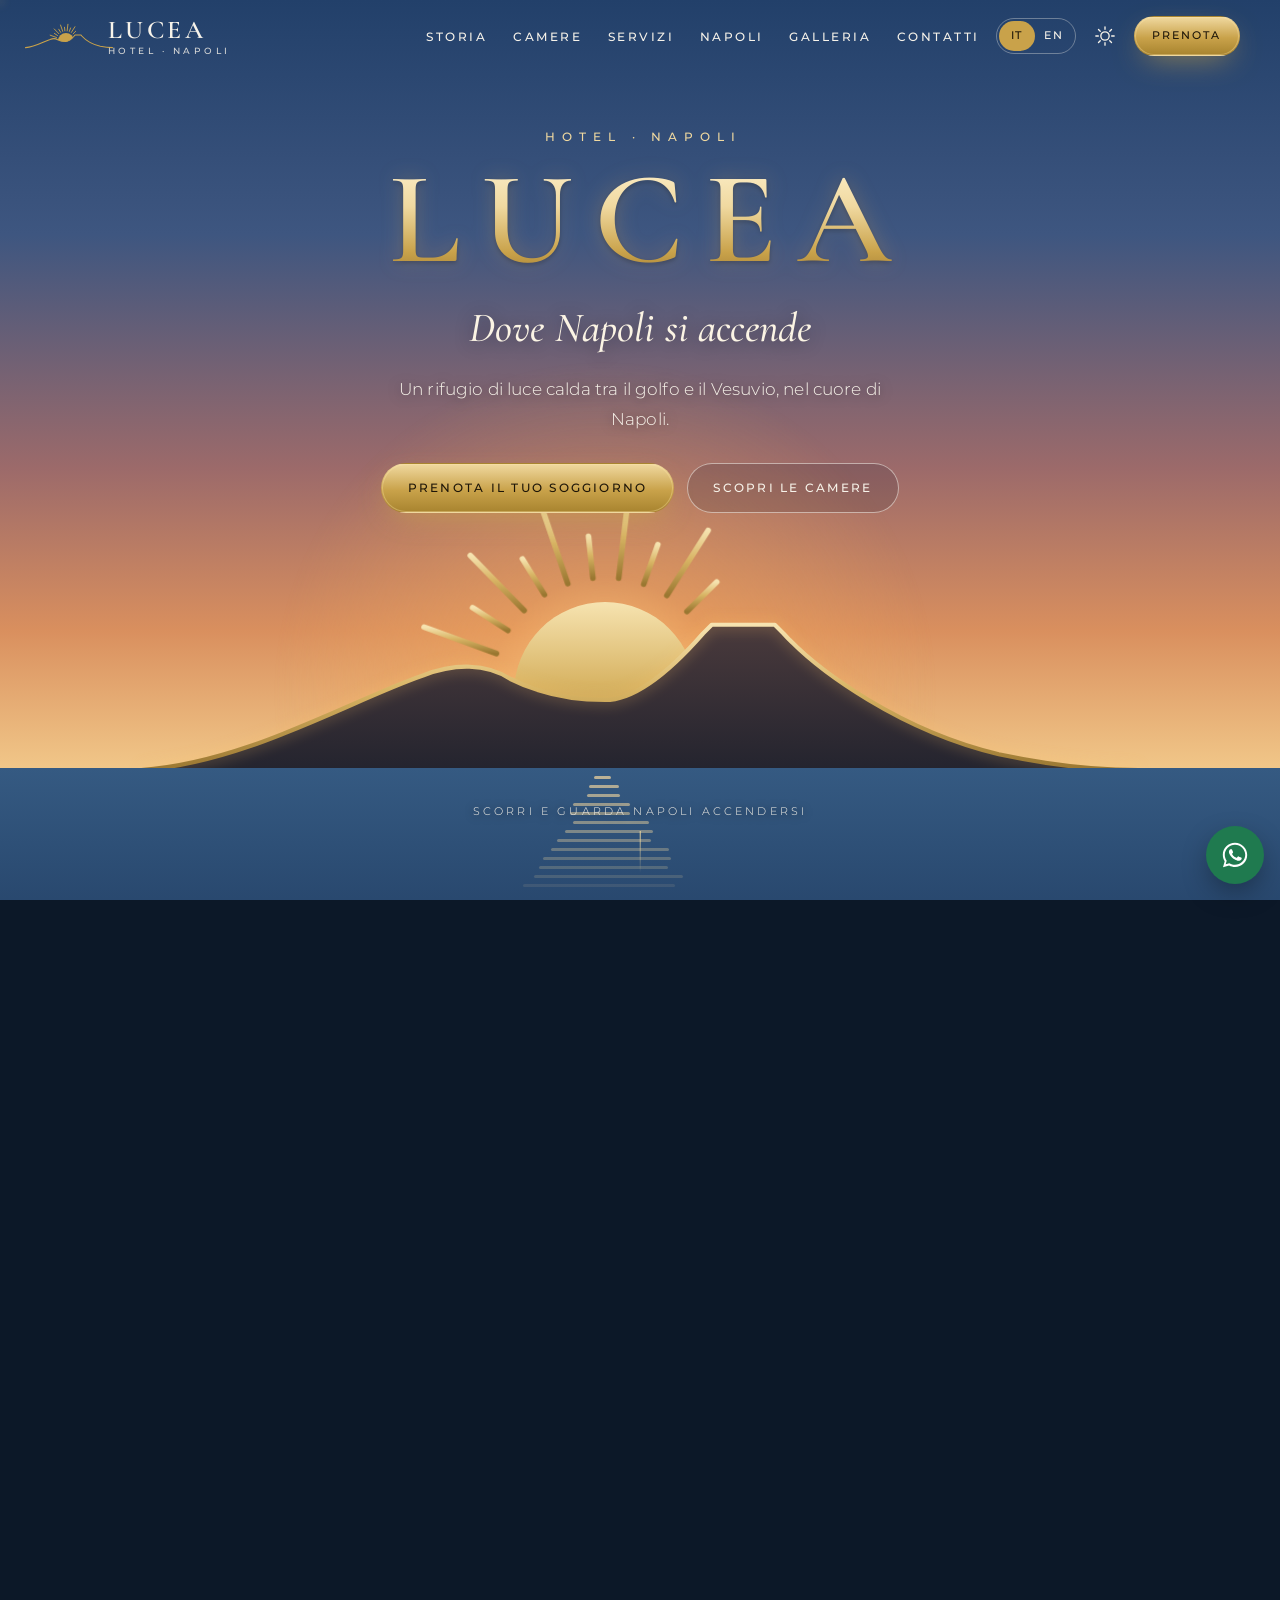
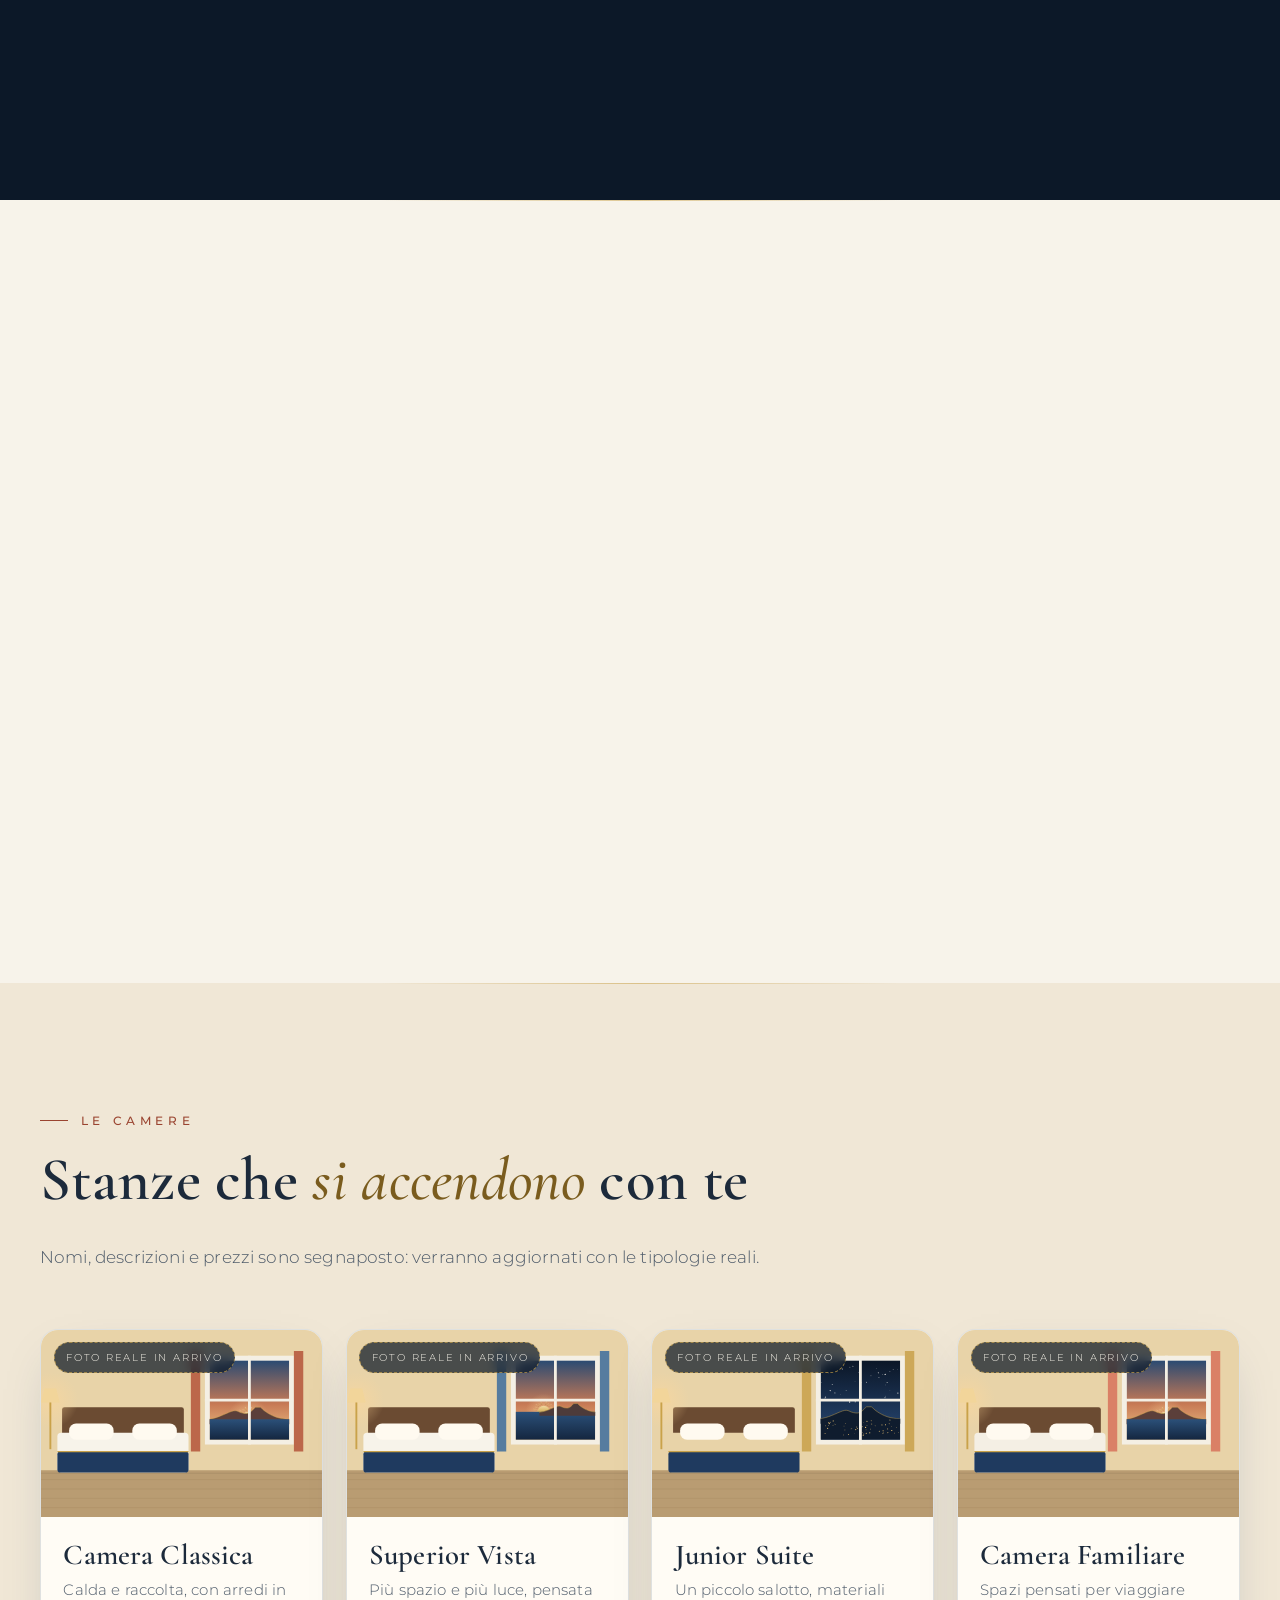
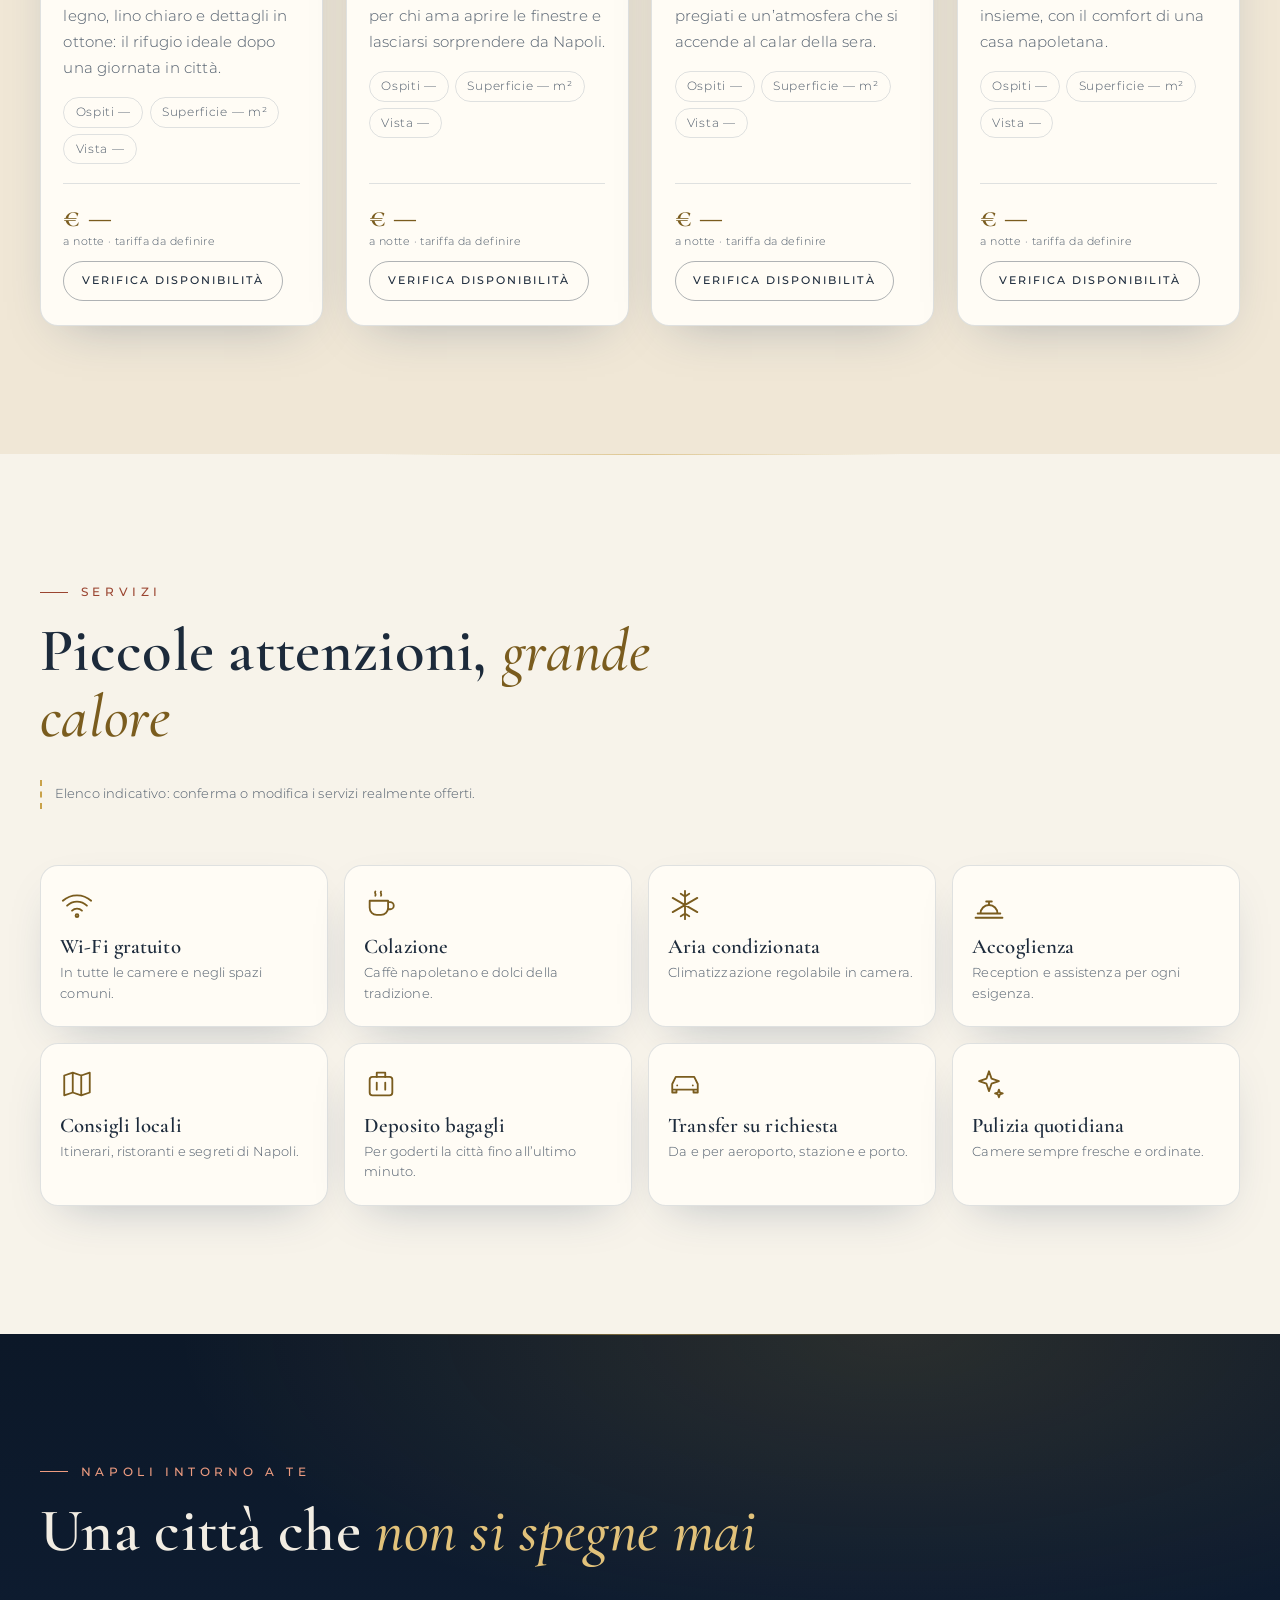
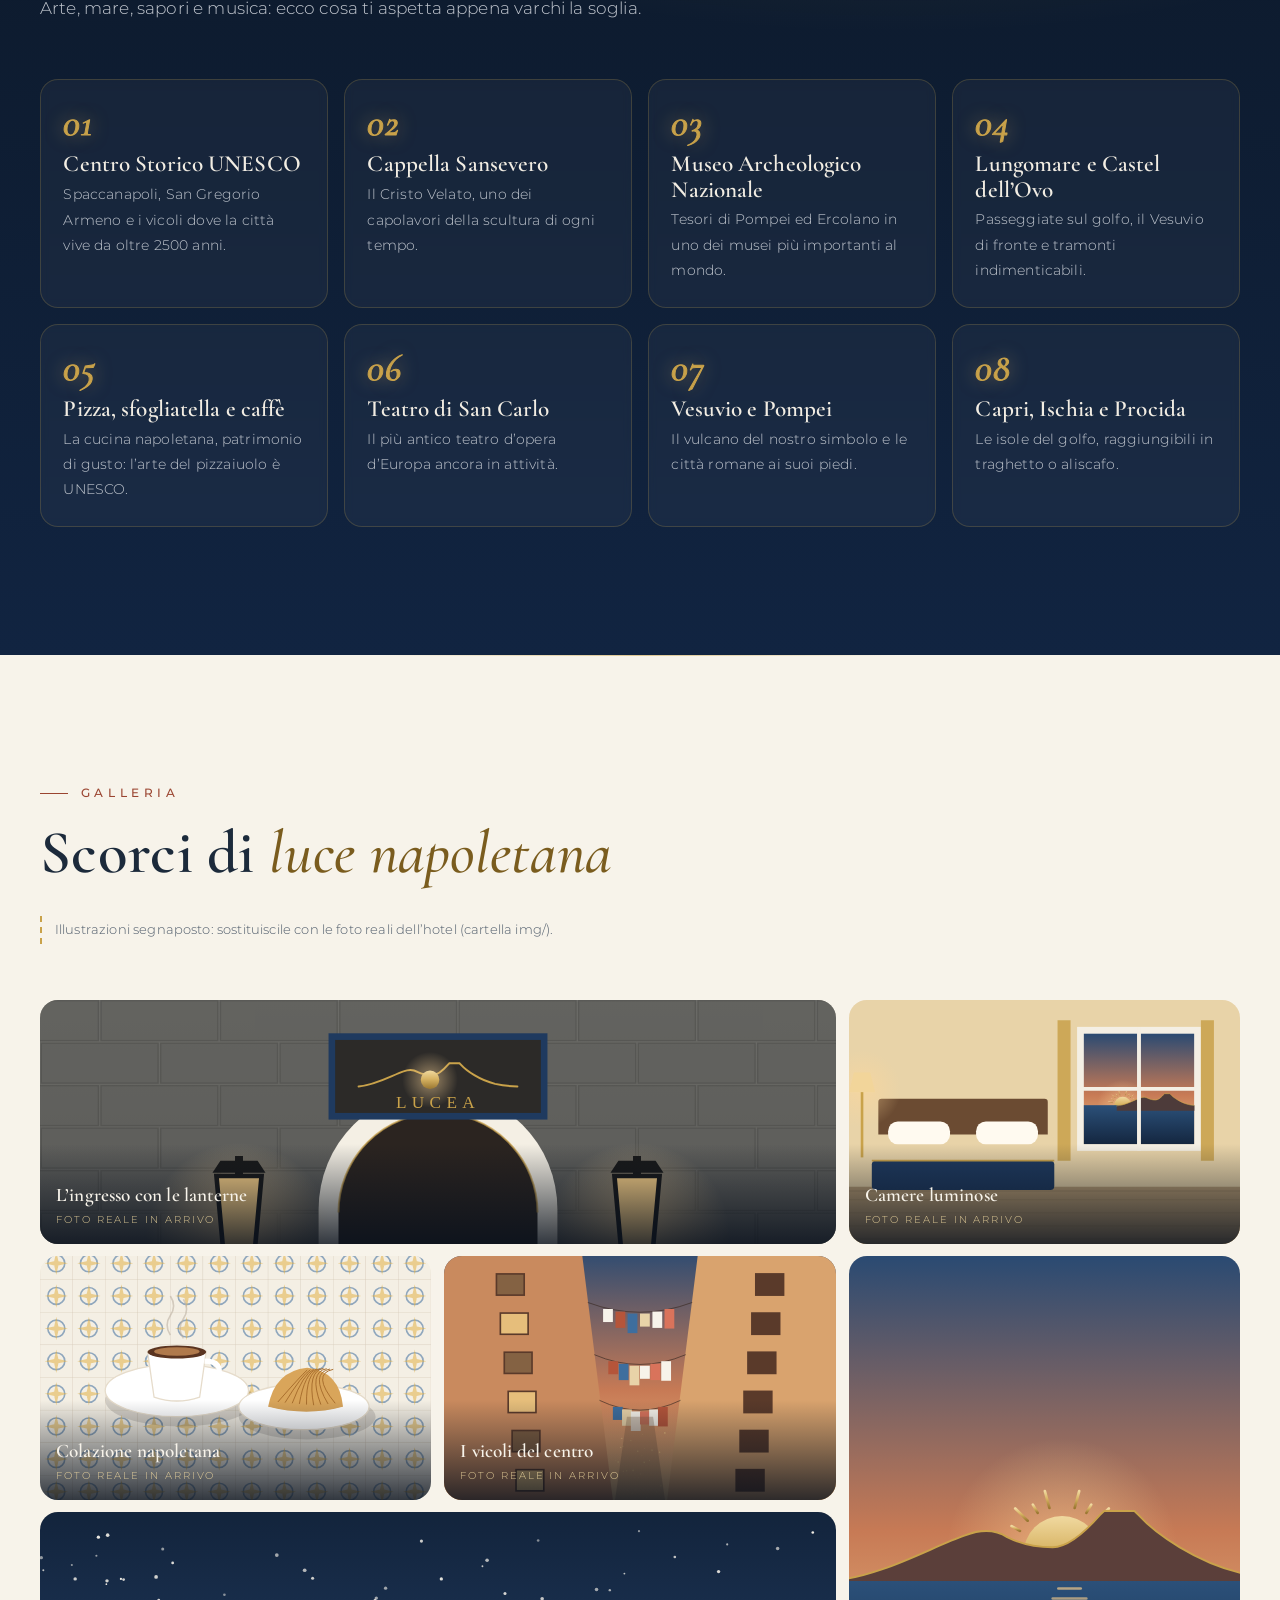
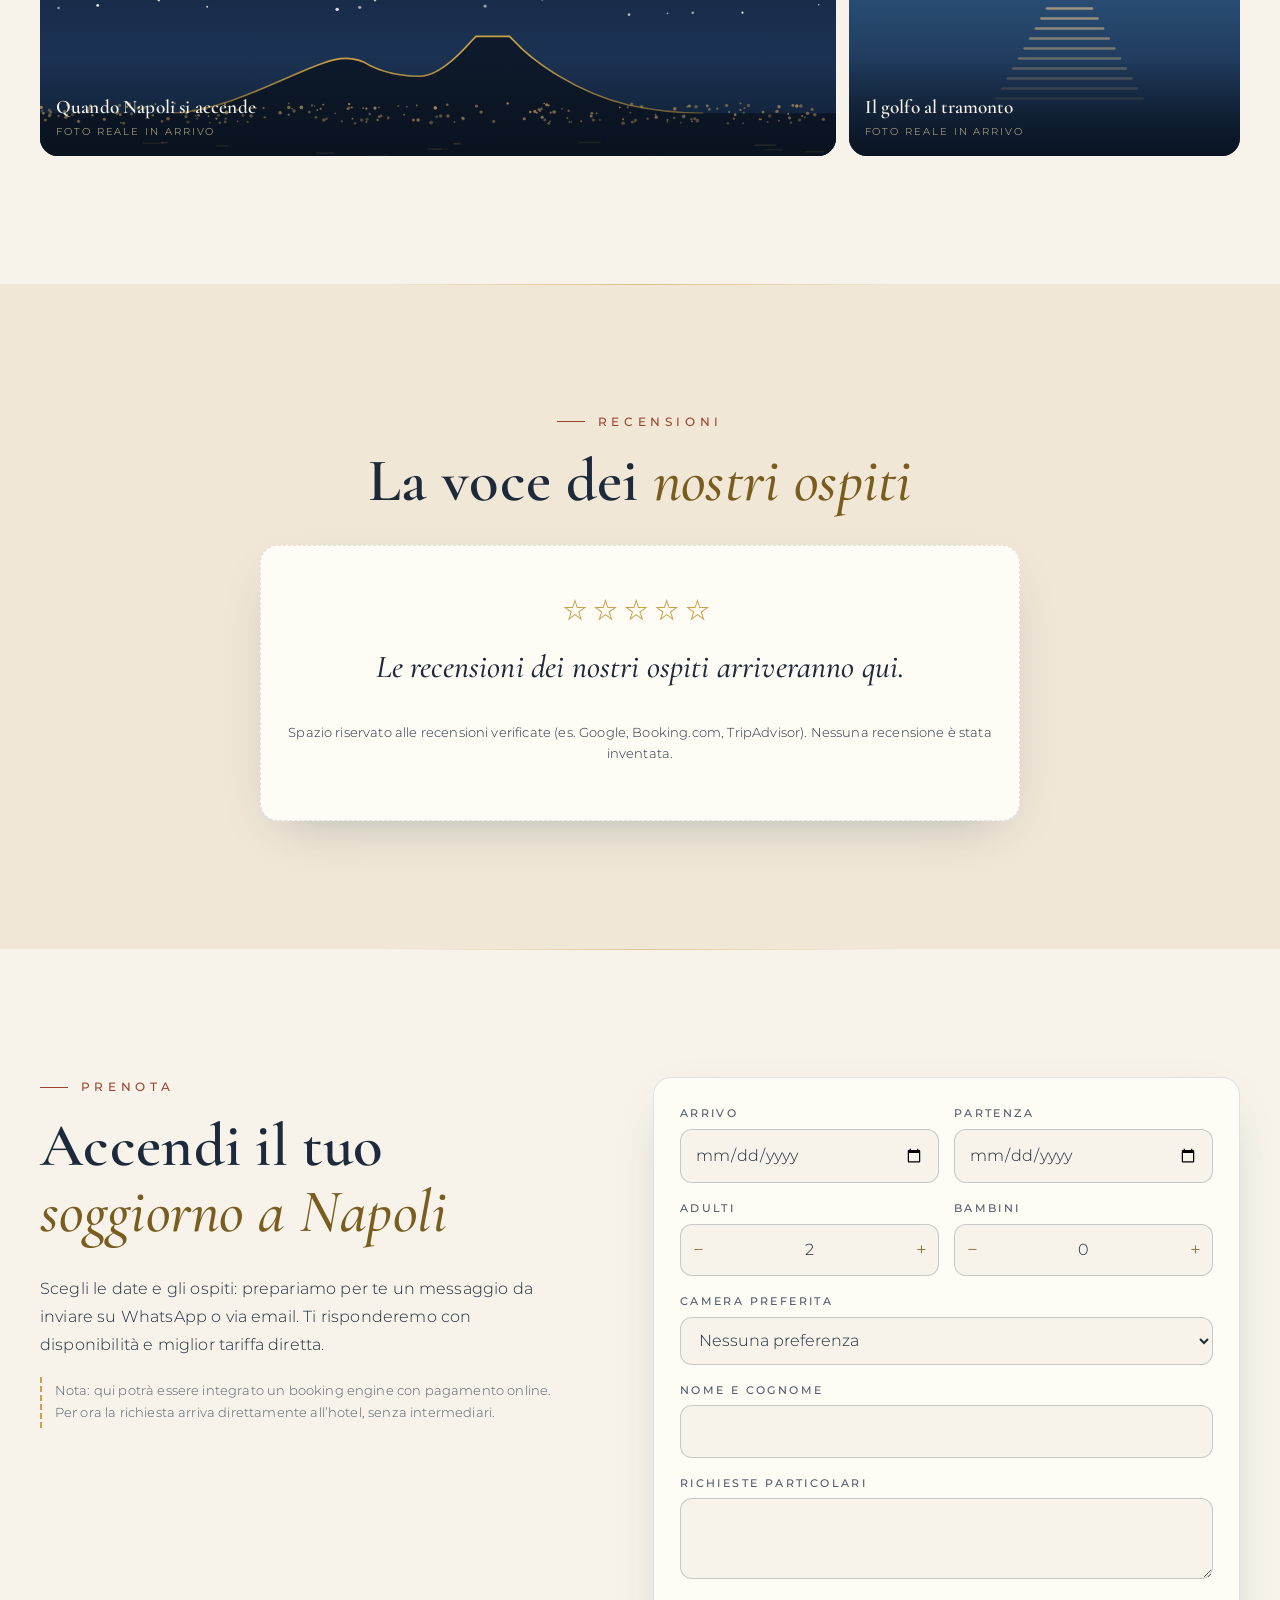
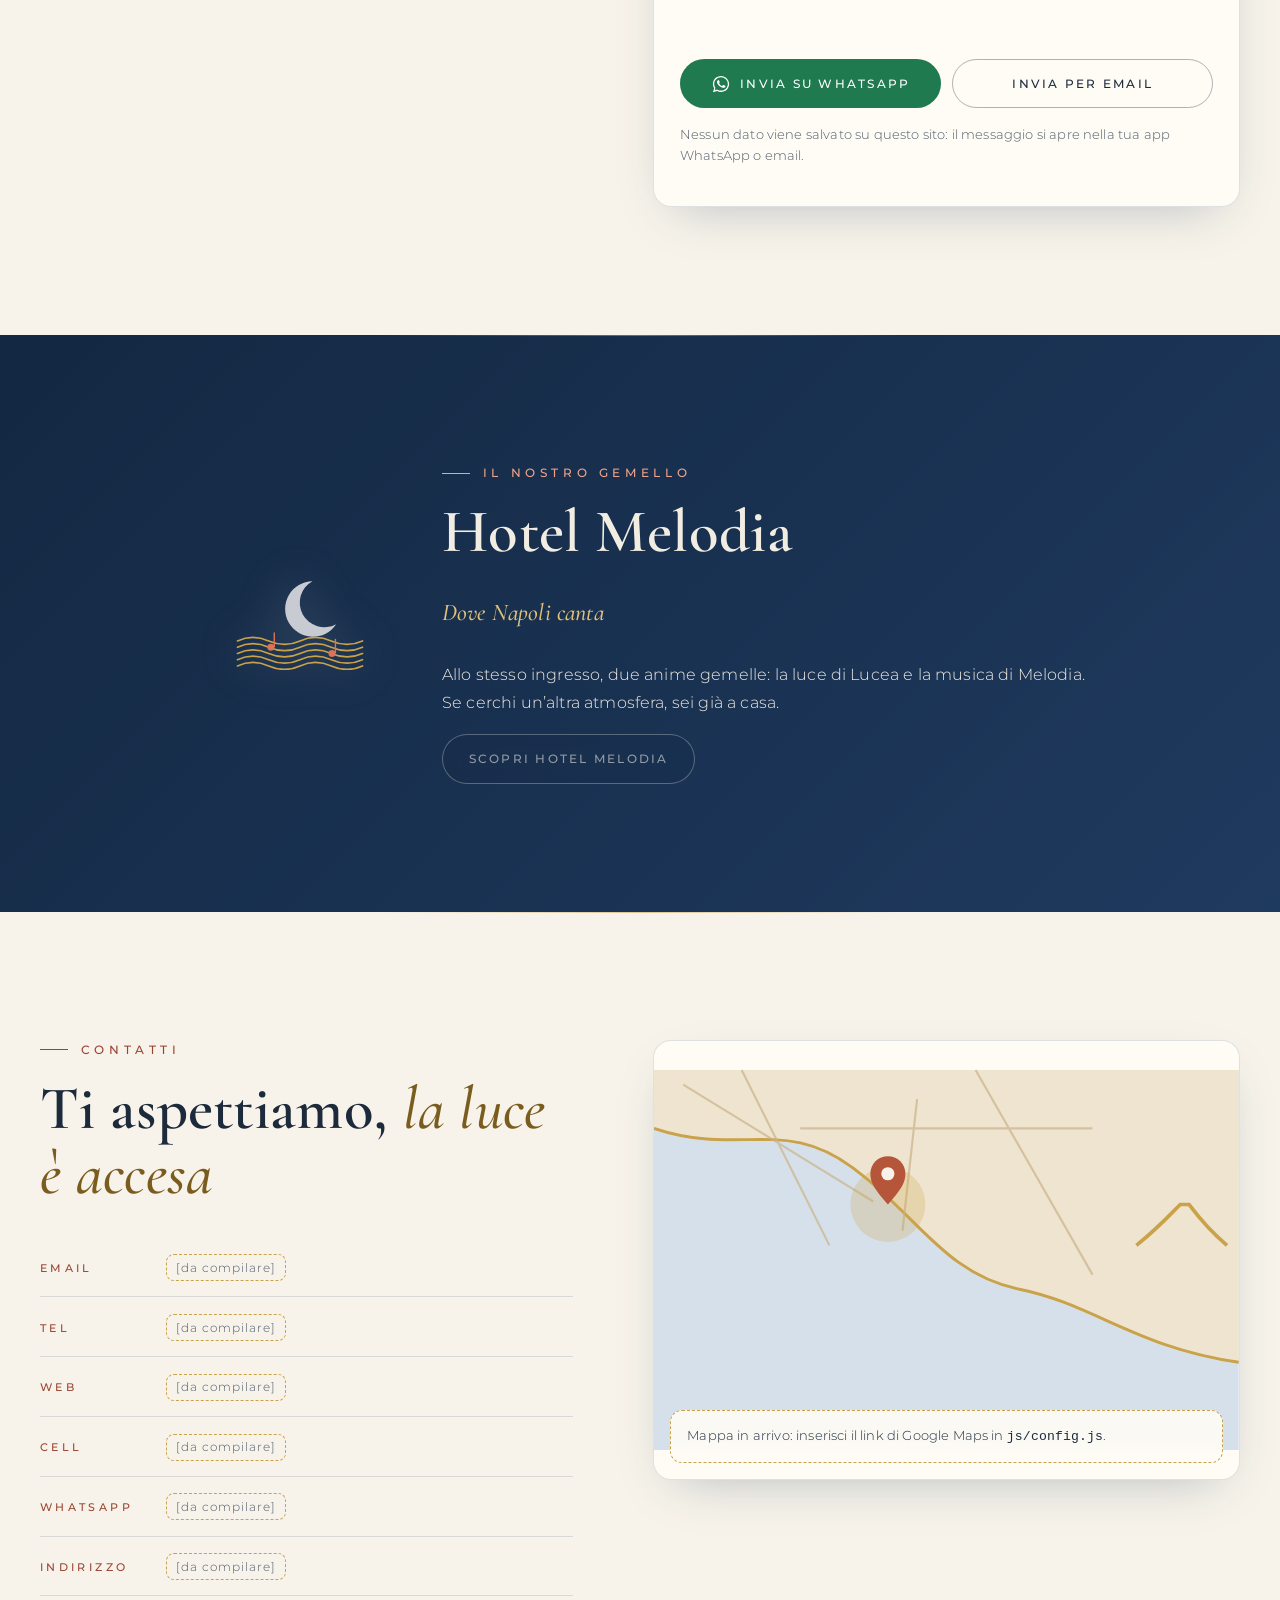
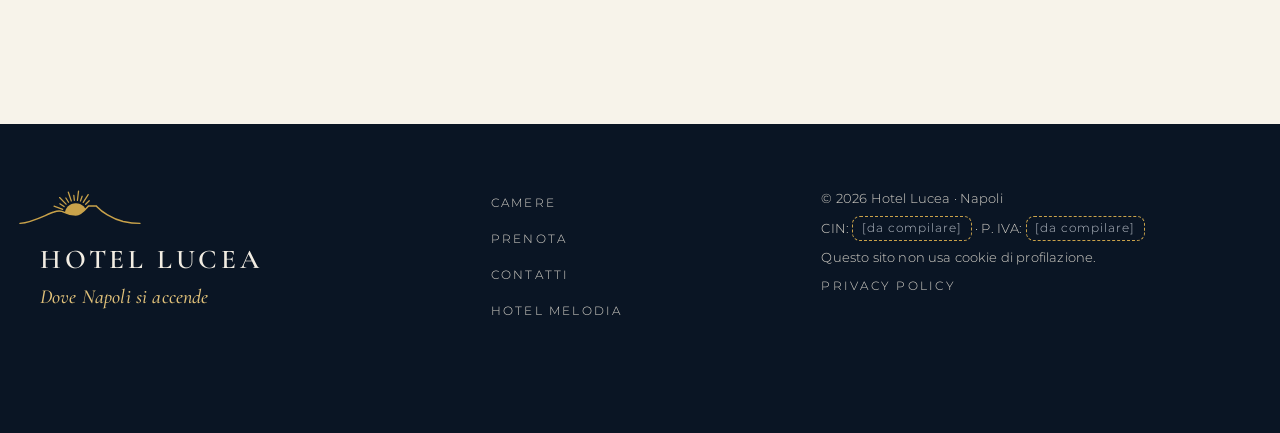
<file: index.html>
<!doctype html>
<html lang="it" data-theme="auto">
<head>
<meta charset="utf-8">
<meta name="viewport" content="width=device-width, initial-scale=1, viewport-fit=cover">
<title>Hotel Lucea · Napoli — Dove Napoli si accende</title>
<meta name="description" content="Hotel Lucea a Napoli: camere luminose, ospitalità napoletana e il Vesuvio all'orizzonte. Dove Napoli si accende. Prenota direttamente su WhatsApp o via email.">
<meta name="theme-color" content="#1F3A5F" media="(prefers-color-scheme: dark)">
<meta name="theme-color" content="#F7F3EA" media="(prefers-color-scheme: light)">
<meta name="color-scheme" content="light dark">
<link rel="canonical" href="" data-cfg-canonical>
<link rel="alternate" hreflang="it" href="?lang=it">
<link rel="alternate" hreflang="en" href="?lang=en">
<!-- Open Graph / social -->
<meta property="og:type" content="website">
<meta property="og:site_name" content="Hotel Lucea">
<meta property="og:title" content="Hotel Lucea · Napoli — Dove Napoli si accende">
<meta property="og:description" content="Camere luminose, ospitalità napoletana e il Vesuvio all'orizzonte.">
<meta property="og:image" content="img/og-image.png">
<meta property="og:image:width" content="1200">
<meta property="og:image:height" content="630">
<meta property="og:locale" content="it_IT">
<meta property="og:locale:alternate" content="en_GB">
<meta name="twitter:card" content="summary_large_image">
<!-- Icone / PWA -->
<link rel="icon" href="img/favicon.svg" type="image/svg+xml">
<link rel="icon" href="img/icon-192.png" sizes="192x192" type="image/png">
<link rel="apple-touch-icon" href="img/apple-touch-icon.png">
<link rel="manifest" href="manifest.webmanifest">
<!-- Font self-hosted (SIL OFL) -->
<script>/* preload dei font solo su http/https (con file:// Chrome li bloccherebbe) */
if(/^https?:$/.test(location.protocol)){['CormorantGaramond-SemiBold','Montserrat-Light'].forEach(function(f){var l=document.createElement('link');l.rel='preload';l.as='font';l.type='font/woff2';l.crossOrigin='anonymous';l.href='fonts/'+f+'.woff2';document.head.appendChild(l);});}</script>
<link rel="stylesheet" href="css/style.css">
<script>/* tema e lingua prima del rendering, per evitare lampi */
(function(){try{var t=localStorage.getItem('lucea-theme');if(t)document.documentElement.dataset.theme=t;var q=new URLSearchParams(location.search).get('lang');var l=q||localStorage.getItem('lucea-lang');if(l==='en')document.documentElement.lang='en';}catch(e){}document.documentElement.classList.add('js');})();</script>
<!-- Dati strutturati schema.org: valori aggiornati automaticamente da js/config.js -->
<script type="application/ld+json" id="jsonld">
{"@context":"https://schema.org","@type":"Hotel","name":"Hotel Lucea","slogan":"Dove Napoli si accende","description":"Hotel a Napoli. Dove Napoli si accende.","address":{"@type":"PostalAddress","streetAddress":"[DA COMPILARE]","addressLocality":"Napoli","addressRegion":"NA","postalCode":"[DA COMPILARE]","addressCountry":"IT"},"telephone":"[DA COMPILARE]","email":"[DA COMPILARE]","url":"[DA COMPILARE]","image":"img/og-image.png","logo":"img/icon-512.png","sameAs":[],"containedInPlace":{"@type":"City","name":"Napoli"}}
</script>
</head>
<body>
<svg width="0" height="0" style="position:absolute" aria-hidden="true" focusable="false"><defs><clipPath id="logo-clip" clipPathUnits="userSpaceOnUse"><path d="M315.0,296 C375.0,292 435.0,256 476.0,242 C494.0,235 512.0,235 526.0,244 C542.0,252 560.0,256 580.0,256 C600.0,256 622.0,234 636.0,218 L641.0,213 L677.0,213 L682.0,218 C702.0,240 750.0,274 805.0,287 C838.0,294 862.0,296 885.0,296 L885,0 L315,0 Z"/></clipPath></defs></svg>
<a class="skip" href="#main" data-i18n="skip">Vai al contenuto</a>
<div class="filament" aria-hidden="true"><span></span></div>

<header class="site-header" id="top">
  <div class="wrap header-in">
    <a class="brand" href="#hero" aria-label="Hotel Lucea — inizio pagina" data-i18n-attr="aria-label:brandAria">
      <svg class="logo" viewBox="410 128 380 180" aria-hidden="true" focusable="false"><g fill="none" stroke="currentColor" stroke-width="6" stroke-linecap="round" class="logo-rays"><path d="M517.98,229.43 L476.63,214.38"/><path d="M524.52,216.25 L504.35,203.25"/><path d="M533.82,204.84 L503.04,173.41"/><path d="M545.42,195.79 L532.84,175.34"/><path d="M558.73,189.52 L544.55,147.87"/><path d="M573.1,186.36 L570.59,162.49"/><path d="M587.81,186.46 L593.02,142.77"/><path d="M602.14,189.82 L610.19,167.21"/><path d="M615.36,196.27 L638.94,159.12"/><path d="M626.83,205.49 L643.86,188.58"/></g><path d="M528,252 A52,52 0 0 1 632,252 L632,298 L528,298 Z" class="logo-sun" clip-path="url(#logo-clip)"/><path d="M315.0,296 C375.0,292 435.0,256 476.0,242 C494.0,235 512.0,235 526.0,244 C542.0,252 560.0,256 580.0,256 C600.0,256 622.0,234 636.0,218 L641.0,213 L677.0,213 L682.0,218 C702.0,240 750.0,274 805.0,287 C838.0,294 862.0,296 885.0,296" fill="none" stroke="currentColor" stroke-width="7" stroke-linecap="round" stroke-linejoin="round"/></svg>
      <span class="brand-text"><span class="brand-name">Lucea</span><span class="brand-sub">HOTEL · NAPOLI</span></span>
    </a>
    <nav class="nav" id="nav" aria-label="Navigazione principale" data-i18n-attr="aria-label:navAria">
      <ul>
        <li><a href="#storia" data-i18n="nav.story">Storia</a></li>
        <li><a href="#camere" data-i18n="nav.rooms">Camere</a></li>
        <li><a href="#servizi" data-i18n="nav.services">Servizi</a></li>
        <li><a href="#napoli" data-i18n="nav.naples">Napoli</a></li>
        <li><a href="#galleria" data-i18n="nav.gallery">Galleria</a></li>
        <li><a href="#contatti" data-i18n="nav.contact">Contatti</a></li>
        <li class="only-sm"><a href="#prenota" data-i18n="nav.book">Prenota</a></li>
      </ul>
    </nav>
    <div class="tools">
      <div class="lang" role="group" aria-label="Lingua / Language">
        <button type="button" data-lang="it" aria-pressed="true" lang="it" title="Italiano">IT</button>
        <button type="button" data-lang="en" aria-pressed="false" lang="en" title="English">EN</button>
      </div>
      <button type="button" class="icon-btn theme-btn" aria-label="Cambia tema chiaro/scuro" data-i18n-attr="aria-label:themeAria">
        <svg viewBox="0 0 24 24" aria-hidden="true"><path class="i-sun" d="M12 7a5 5 0 1 0 0 10a5 5 0 0 0 0-10zM12 1v3M12 20v3M4.2 4.2l2.1 2.1M17.7 17.7l2.1 2.1M1 12h3M20 12h3M4.2 19.8l2.1-2.1M17.7 6.3l2.1-2.1"/><path class="i-moon" d="M20 14.5A8 8 0 1 1 9.5 4a6.5 6.5 0 0 0 10.5 10.5z"/></svg>
      </button>
      <a class="btn btn-brass btn-sm hide-sm" href="#prenota" data-i18n="nav.book">Prenota</a>
      <button type="button" class="icon-btn menu-btn" aria-expanded="false" aria-controls="nav" aria-label="Apri il menu" data-i18n-attr="aria-label:menuAria">
        <span></span><span></span><span></span>
      </button>
    </div>
  </div>
</header>

<main id="main">
<!-- ============ HERO ============ -->
<section class="hero" id="hero" aria-labelledby="hero-title">
 <div class="hero-stage">
  <div class="sky sky-night" aria-hidden="true"></div>
  <div class="stars" aria-hidden="true"></div>
  <svg class="hero-art" viewBox="0 0 1440 900" preserveAspectRatio="xMidYMax slice" aria-hidden="true" focusable="false">
    <defs>
      <linearGradient id="h-ott" x1="0" y1="0" x2="0" y2="1"><stop offset="0" stop-color="#F6E3B0"/><stop offset=".45" stop-color="#D8B464"/><stop offset="1" stop-color="#9A7731"/></linearGradient>
      <radialGradient id="h-glow"><stop offset="0" stop-color="#FFD89A" stop-opacity=".95"/><stop offset=".35" stop-color="#FFB35C" stop-opacity=".35"/><stop offset="1" stop-color="#FFB35C" stop-opacity="0"/></radialGradient>
      <linearGradient id="h-mont" x1="0" y1="0" x2="0" y2="1"><stop offset="0" stop-color="#4A3A3C"/><stop offset="1" stop-color="#22232E"/></linearGradient>
      <linearGradient id="h-sea" x1="0" y1="0" x2="0" y2="1"><stop offset="0" stop-color="#355A82"/><stop offset=".4" stop-color="#1F3A5F"/><stop offset="1" stop-color="#0E1C30"/></linearGradient>
      <filter id="h-blur" x="-20%" y="-50%" width="140%" height="200%"><feGaussianBlur stdDeviation="4"/></filter>
    </defs>
    <g transform="translate(720,770) scale(1.75) translate(-600,-296)">
      <g class="sun-scroll">
        <g class="sun-rise">
          <circle class="sun-glow" cx="580" cy="252" r="190" fill="url(#h-glow)"/>
          <g class="rays" fill="none" stroke="url(#h-ott)" stroke-width="3.2" stroke-linecap="round"><path d="M517.98,229.43 L476.63,214.38"/><path d="M524.52,216.25 L504.35,203.25"/><path d="M533.82,204.84 L503.04,173.41"/><path d="M545.42,195.79 L532.84,175.34"/><path d="M558.73,189.52 L544.55,147.87"/><path d="M573.1,186.36 L570.59,162.49"/><path d="M587.81,186.46 L593.02,142.77"/><path d="M602.14,189.82 L610.19,167.21"/><path d="M615.36,196.27 L638.94,159.12"/><path d="M626.83,205.49 L643.86,188.58"/></g>
          <circle class="sun-disc" cx="580" cy="252" r="52" fill="url(#h-ott)"/>
        </g>
      </g>
      <path class="mont" d="M315.0,296 C375.0,292 435.0,256 476.0,242 C494.0,235 512.0,235 526.0,244 C542.0,252 560.0,256 580.0,256 C600.0,256 622.0,234 636.0,218 L641.0,213 L677.0,213 L682.0,218 C702.0,240 750.0,274 805.0,287 C838.0,294 862.0,296 885.0,296 L885,300 L315,300 Z" fill="url(#h-mont)"/>
      <path class="mont-ext" d="M0,300 L315,296 L885,296 L1200,300 Z" fill="url(#h-mont)"/>
      <path class="mont-night" d="M315.0,296 C375.0,292 435.0,256 476.0,242 C494.0,235 512.0,235 526.0,244 C542.0,252 560.0,256 580.0,256 C600.0,256 622.0,234 636.0,218 L641.0,213 L677.0,213 L682.0,218 C702.0,240 750.0,274 805.0,287 C838.0,294 862.0,296 885.0,296 L885,300 L315,300 Z M0,300 L315,296 L885,296 L1200,300 Z" fill="#0B1220"/>
      <path class="ridge-glow" d="M315.0,296 C375.0,292 435.0,256 476.0,242 C494.0,235 512.0,235 526.0,244 C542.0,252 560.0,256 580.0,256 C600.0,256 622.0,234 636.0,218 L641.0,213 L677.0,213 L682.0,218 C702.0,240 750.0,274 805.0,287 C838.0,294 862.0,296 885.0,296" fill="none" stroke="#FFC46B" stroke-width="5" filter="url(#h-blur)"/>
      <path class="ridge" d="M315.0,296 C375.0,292 435.0,256 476.0,242 C494.0,235 512.0,235 526.0,244 C542.0,252 560.0,256 580.0,256 C600.0,256 622.0,234 636.0,218 L641.0,213 L677.0,213 L682.0,218 C702.0,240 750.0,274 805.0,287 C838.0,294 862.0,296 885.0,296" pathLength="1" fill="none" stroke="url(#h-ott)" stroke-width="2.4" stroke-linecap="round" stroke-linejoin="round"/>
    </g>
    <rect class="sea" x="-400" y="768" width="2240" height="600" fill="url(#h-sea)"/>
    <rect class="sea-night" x="-400" y="768" width="2240" height="600" fill="#081322"/>
    <g class="reflection"><rect class="rf" x="674" y="776" width="17" height="3" rx="1.5" fill="#F6D9A0" opacity="0.70"/><rect class="rf" x="669" y="785" width="30" height="3" rx="1.5" fill="#F6D9A0" opacity="0.65"/><rect class="rf" x="667" y="794" width="33" height="3" rx="1.5" fill="#F6D9A0" opacity="0.60"/><rect class="rf" x="653" y="803" width="57" height="3" rx="1.5" fill="#F6D9A0" opacity="0.55"/><rect class="rf" x="650" y="812" width="60" height="3" rx="1.5" fill="#F6D9A0" opacity="0.50"/><rect class="rf" x="653" y="821" width="76" height="3" rx="1.5" fill="#F6D9A0" opacity="0.45"/><rect class="rf" x="645" y="830" width="88" height="3" rx="1.5" fill="#F6D9A0" opacity="0.40"/><rect class="rf" x="637" y="839" width="94" height="3" rx="1.5" fill="#F6D9A0" opacity="0.35"/><rect class="rf" x="631" y="848" width="118" height="3" rx="1.5" fill="#F6D9A0" opacity="0.30"/><rect class="rf" x="623" y="857" width="128" height="3" rx="1.5" fill="#F6D9A0" opacity="0.25"/><rect class="rf" x="619" y="866" width="129" height="3" rx="1.5" fill="#F6D9A0" opacity="0.20"/><rect class="rf" x="614" y="875" width="149" height="3" rx="1.5" fill="#F6D9A0" opacity="0.15"/><rect class="rf" x="603" y="884" width="152" height="3" rx="1.5" fill="#F6D9A0" opacity="0.10"/></g>
    <g class="city-lights" id="city-lights"></g>
  </svg>
  <div class="hero-copy wrap">
    <p class="kicker reveal-load" style="--i:0">HOTEL · NAPOLI</p>
    <h1 id="hero-title" class="hero-title reveal-load" style="--i:1"><span class="sr-only">Hotel </span>Lucea</h1>
    <p class="slogan reveal-load" style="--i:2" data-i18n="hero.slogan">Dove Napoli si accende</p>
    <p class="hero-lead reveal-load" style="--i:3" data-i18n="hero.lead">Un rifugio di luce calda tra il golfo e il Vesuvio, nel cuore di Napoli.</p>
    <div class="hero-cta reveal-load" style="--i:4">
      <a class="btn btn-brass" href="#prenota" data-i18n="hero.cta1">Prenota il tuo soggiorno</a>
      <a class="btn btn-ghost" href="#camere" data-i18n="hero.cta2">Scopri le camere</a>
    </div>
  </div>
  <p class="night-caption" aria-hidden="true"><span data-i18n="hero.night">E quando scende la sera…</span><strong data-i18n="hero.slogan">Dove Napoli si accende</strong></p>
  <a class="scroll-cue" href="#storia"><span data-i18n="hero.scroll">Scorri e guarda Napoli accendersi</span><i aria-hidden="true"></i></a>
 </div>
</section>

<!-- ============ STORIA ============ -->
<section class="section" id="storia" aria-labelledby="storia-title">
  <div class="wrap story-grid">
    <div class="reveal">
      <p class="eyebrow" data-i18n="story.eyebrow">La nostra storia</p>
      <h2 id="storia-title" class="h2 lit" data-i18n="story.title">Una luce calda,<br><em>nel cuore di Napoli</em></h2>
      <p data-i18n="story.p1">Lucea nasce da un’idea semplice: accogliere ogni ospite come la città accoglie il sole del mattino. Pietra lavica, ottone e il blu del golfo raccontano la nostra Napoli, elegante e sincera.</p>
      <p data-i18n="story.p2">Il nostro simbolo è il sole che sorge dietro i due profili morbidi del Monte Somma e del Vesuvio: la promessa di giornate piene di luce e di sere in cui Napoli, davvero, si accende.</p>
      <p class="placeholder-note" data-i18n="story.note">Testo segnaposto: sostituiscilo con la storia vera dell’hotel.</p>
    </div>
    <ul class="pillars reveal" role="list">
      <li class="glow-card"><span class="pill-num">01</span><h3 data-i18n="story.l1t">Luce</h3><p data-i18n="story.l1d">Ambienti chiari, ottone spazzolato e una luce calda a 2700K, come al tramonto sul golfo.</p></li>
      <li class="glow-card"><span class="pill-num">02</span><h3 data-i18n="story.l2t">Pietra</h3><p data-i18n="story.l2d">La pietra lavica del Vesuvio e il tufo giallo: i materiali con cui Napoli è costruita da secoli.</p></li>
      <li class="glow-card"><span class="pill-num">03</span><h3 data-i18n="story.l3t">Accoglienza</h3><p data-i18n="story.l3d">Consigli sinceri, un caffè fatto bene e la città raccontata da chi la vive ogni giorno.</p></li>
    </ul>
  </div>
</section>

<!-- ============ CAMERE ============ -->
<section class="section section-alt" id="camere" aria-labelledby="camere-title">
  <div class="wrap">
    <header class="section-head reveal">
      <p class="eyebrow" data-i18n="rooms.eyebrow">Le camere</p>
      <h2 id="camere-title" class="h2 lit" data-i18n="rooms.title">Stanze che <em>si accendono</em> con te</h2>
      <p class="lead" data-i18n="rooms.lead">Nomi, descrizioni e prezzi sono segnaposto: verranno aggiornati con le tipologie reali.</p>
    </header>
    <div class="rooms">
      <article class="room glow-card reveal" style="--i:0">
        <div class="room-media"><img src="img/camera-classica.svg" alt="" width="1200" height="800" loading="lazy" decoding="async"><span class="photo-badge" data-i18n="photoBadge">Foto reale in arrivo</span></div>
        <div class="room-body">
          <h3 data-i18n="room1.name">Camera Classica</h3>
          <p data-i18n="room1.desc">Calda e raccolta, con arredi in legno, lino chiaro e dettagli in ottone: il rifugio ideale dopo una giornata in città.</p>
          <ul class="room-facts" role="list"><li><span data-i18n="rooms.guests">Ospiti</span> —</li><li><span data-i18n="rooms.size">Superficie</span> — m²</li><li><span data-i18n="rooms.view">Vista</span> —</li></ul>
          <div class="room-foot"><p class="price"><span class="price-val">€ —</span> <span class="price-unit" data-i18n="rooms.night">a notte · tariffa da definire</span></p>
          <a class="btn btn-sm btn-ghost-dark" href="#prenota" data-room="1" data-i18n="rooms.cta">Verifica disponibilità</a></div>
        </div>
      </article>
      <article class="room glow-card reveal" style="--i:1">
        <div class="room-media"><img src="img/camera-superior.svg" alt="" width="1200" height="800" loading="lazy" decoding="async"><span class="photo-badge" data-i18n="photoBadge">Foto reale in arrivo</span></div>
        <div class="room-body">
          <h3 data-i18n="room2.name">Superior Vista</h3>
          <p data-i18n="room2.desc">Più spazio e più luce, pensata per chi ama aprire le finestre e lasciarsi sorprendere da Napoli.</p>
          <ul class="room-facts" role="list"><li><span data-i18n="rooms.guests">Ospiti</span> —</li><li><span data-i18n="rooms.size">Superficie</span> — m²</li><li><span data-i18n="rooms.view">Vista</span> —</li></ul>
          <div class="room-foot"><p class="price"><span class="price-val">€ —</span> <span class="price-unit" data-i18n="rooms.night">a notte · tariffa da definire</span></p>
          <a class="btn btn-sm btn-ghost-dark" href="#prenota" data-room="2" data-i18n="rooms.cta">Verifica disponibilità</a></div>
        </div>
      </article>
      <article class="room glow-card reveal" style="--i:2">
        <div class="room-media"><img src="img/camera-junior.svg" alt="" width="1200" height="800" loading="lazy" decoding="async"><span class="photo-badge" data-i18n="photoBadge">Foto reale in arrivo</span></div>
        <div class="room-body">
          <h3 data-i18n="room3.name">Junior Suite</h3>
          <p data-i18n="room3.desc">Un piccolo salotto, materiali pregiati e un’atmosfera che si accende al calar della sera.</p>
          <ul class="room-facts" role="list"><li><span data-i18n="rooms.guests">Ospiti</span> —</li><li><span data-i18n="rooms.size">Superficie</span> — m²</li><li><span data-i18n="rooms.view">Vista</span> —</li></ul>
          <div class="room-foot"><p class="price"><span class="price-val">€ —</span> <span class="price-unit" data-i18n="rooms.night">a notte · tariffa da definire</span></p>
          <a class="btn btn-sm btn-ghost-dark" href="#prenota" data-room="3" data-i18n="rooms.cta">Verifica disponibilità</a></div>
        </div>
      </article>
      <article class="room glow-card reveal" style="--i:3">
        <div class="room-media"><img src="img/camera-familiare.svg" alt="" width="1200" height="800" loading="lazy" decoding="async"><span class="photo-badge" data-i18n="photoBadge">Foto reale in arrivo</span></div>
        <div class="room-body">
          <h3 data-i18n="room4.name">Camera Familiare</h3>
          <p data-i18n="room4.desc">Spazi pensati per viaggiare insieme, con il comfort di una casa napoletana.</p>
          <ul class="room-facts" role="list"><li><span data-i18n="rooms.guests">Ospiti</span> —</li><li><span data-i18n="rooms.size">Superficie</span> — m²</li><li><span data-i18n="rooms.view">Vista</span> —</li></ul>
          <div class="room-foot"><p class="price"><span class="price-val">€ —</span> <span class="price-unit" data-i18n="rooms.night">a notte · tariffa da definire</span></p>
          <a class="btn btn-sm btn-ghost-dark" href="#prenota" data-room="4" data-i18n="rooms.cta">Verifica disponibilità</a></div>
        </div>
      </article>
      
    </div>
  </div>
</section>

<!-- ============ SERVIZI ============ -->
<section class="section" id="servizi" aria-labelledby="servizi-title">
  <div class="wrap">
    <header class="section-head reveal">
      <p class="eyebrow" data-i18n="services.eyebrow">Servizi</p>
      <h2 id="servizi-title" class="h2 lit" data-i18n="services.title">Piccole attenzioni, <em>grande calore</em></h2>
      <p class="placeholder-note" data-i18n="services.note">Elenco indicativo: conferma o modifica i servizi realmente offerti.</p>
    </header>
    <ul class="services reveal" role="list">
      <li class="service glow-card"><svg class="ico" viewBox="0 0 24 24" aria-hidden="true" focusable="false"><path d="M2 9a15 15 0 0 1 20 0M5 12.5a10 10 0 0 1 14 0M8.5 16a5 5 0 0 1 7 0"/><circle cx="12" cy="19.5" r="1"/></svg><h3 data-i18n="services.s1t">Wi‑Fi gratuito</h3><p data-i18n="services.s1d">In tutte le camere e negli spazi comuni.</p></li>
      <li class="service glow-card"><svg class="ico" viewBox="0 0 24 24" aria-hidden="true" focusable="false"><path d="M4 9h13v5a5 5 0 0 1-5 5H9a5 5 0 0 1-5-5zM17 10h1.5a2.5 2.5 0 0 1 0 5H17M8 2.5c-.8 1 .8 2 0 3M12 2.5c-.8 1 .8 2 0 3"/></svg><h3 data-i18n="services.s2t">Colazione</h3><p data-i18n="services.s2d">Caffè napoletano e dolci della tradizione.</p></li>
      <li class="service glow-card"><svg class="ico" viewBox="0 0 24 24" aria-hidden="true" focusable="false"><path d="M12 2v20M3.3 7l17.4 10M3.3 17L20.7 7M9 4l3 2 3-2M9 20l3-2 3 2"/></svg><h3 data-i18n="services.s3t">Aria condizionata</h3><p data-i18n="services.s3d">Climatizzazione regolabile in camera.</p></li>
      <li class="service glow-card"><svg class="ico" viewBox="0 0 24 24" aria-hidden="true" focusable="false"><path d="M4 18h16M6 18a6 6 0 0 1 12 0M12 12V10M10 9.5h4M2.5 21h19"/></svg><h3 data-i18n="services.s4t">Accoglienza</h3><p data-i18n="services.s4d">Reception e assistenza per ogni esigenza.</p></li>
      <li class="service glow-card"><svg class="ico" viewBox="0 0 24 24" aria-hidden="true" focusable="false"><path d="M9 4L3 6v14l6-2 6 2 6-2V4l-6 2zM9 4v14M15 6v14"/></svg><h3 data-i18n="services.s5t">Consigli locali</h3><p data-i18n="services.s5d">Itinerari, ristoranti e segreti di Napoli.</p></li>
      <li class="service glow-card"><svg class="ico" viewBox="0 0 24 24" aria-hidden="true" focusable="false"><rect x="4" y="7" width="16" height="13" rx="2"/><path d="M9 7V4h6v3M9 11v5M15 11v5"/></svg><h3 data-i18n="services.s6t">Deposito bagagli</h3><p data-i18n="services.s6d">Per goderti la città fino all’ultimo minuto.</p></li>
      <li class="service glow-card"><svg class="ico" viewBox="0 0 24 24" aria-hidden="true" focusable="false"><path d="M3 16v-4l2.5-5h13L21 12v4zM3 16v2h3v-2M18 16v2h3v-2M6.5 13h.01M17.5 13h.01"/></svg><h3 data-i18n="services.s7t">Transfer su richiesta</h3><p data-i18n="services.s7d">Da e per aeroporto, stazione e porto.</p></li>
      <li class="service glow-card"><svg class="ico" viewBox="0 0 24 24" aria-hidden="true" focusable="false"><path d="M12 3l1.8 5.2L19 10l-5.2 1.8L12 17l-1.8-5.2L5 10l5.2-1.8zM19 16l.7 2 2 .7-2 .7-.7 2-.7-2-2-.7 2-.7z"/></svg><h3 data-i18n="services.s8t">Pulizia quotidiana</h3><p data-i18n="services.s8d">Camere sempre fresche e ordinate.</p></li>
      
    </ul>
  </div>
</section>

<!-- ============ NAPOLI ============ -->
<section class="section section-night" id="napoli" aria-labelledby="napoli-title">
  <div class="wrap">
    <header class="section-head reveal">
      <p class="eyebrow" data-i18n="naples.eyebrow">Napoli intorno a te</p>
      <h2 id="napoli-title" class="h2 lit" data-i18n="naples.title">Una città che <em>non si spegne mai</em></h2>
      <p class="lead" data-i18n="naples.lead">Arte, mare, sapori e musica: ecco cosa ti aspetta appena varchi la soglia.</p>
    </header>
    <ol class="naples reveal" role="list">
      <li class="nap glow-card"><span class="nap-num" aria-hidden="true">01</span><h3 data-i18n="naples.n1t">Centro Storico UNESCO</h3><p data-i18n="naples.n1d">Spaccanapoli, San Gregorio Armeno e i vicoli dove la città vive da oltre 2500 anni.</p></li>
      <li class="nap glow-card"><span class="nap-num" aria-hidden="true">02</span><h3 data-i18n="naples.n2t">Cappella Sansevero</h3><p data-i18n="naples.n2d">Il Cristo Velato, uno dei capolavori della scultura di ogni tempo.</p></li>
      <li class="nap glow-card"><span class="nap-num" aria-hidden="true">03</span><h3 data-i18n="naples.n3t">Museo Archeologico Nazionale</h3><p data-i18n="naples.n3d">Tesori di Pompei ed Ercolano in uno dei musei più importanti al mondo.</p></li>
      <li class="nap glow-card"><span class="nap-num" aria-hidden="true">04</span><h3 data-i18n="naples.n4t">Lungomare e Castel dell’Ovo</h3><p data-i18n="naples.n4d">Passeggiate sul golfo, il Vesuvio di fronte e tramonti indimenticabili.</p></li>
      <li class="nap glow-card"><span class="nap-num" aria-hidden="true">05</span><h3 data-i18n="naples.n5t">Pizza, sfogliatella e caffè</h3><p data-i18n="naples.n5d">La cucina napoletana, patrimonio di gusto: l’arte del pizzaiuolo è UNESCO.</p></li>
      <li class="nap glow-card"><span class="nap-num" aria-hidden="true">06</span><h3 data-i18n="naples.n6t">Teatro di San Carlo</h3><p data-i18n="naples.n6d">Il più antico teatro d’opera d’Europa ancora in attività.</p></li>
      <li class="nap glow-card"><span class="nap-num" aria-hidden="true">07</span><h3 data-i18n="naples.n7t">Vesuvio e Pompei</h3><p data-i18n="naples.n7d">Il vulcano del nostro simbolo e le città romane ai suoi piedi.</p></li>
      <li class="nap glow-card"><span class="nap-num" aria-hidden="true">08</span><h3 data-i18n="naples.n8t">Capri, Ischia e Procida</h3><p data-i18n="naples.n8d">Le isole del golfo, raggiungibili in traghetto o aliscafo.</p></li>
      
    </ol>
  </div>
</section>

<!-- ============ GALLERIA ============ -->
<section class="section" id="galleria" aria-labelledby="galleria-title">
  <div class="wrap">
    <header class="section-head reveal">
      <p class="eyebrow" data-i18n="gallery.eyebrow">Galleria</p>
      <h2 id="galleria-title" class="h2 lit" data-i18n="gallery.title">Scorci di <em>luce napoletana</em></h2>
      <p class="placeholder-note" data-i18n="gallery.note">Illustrazioni segnaposto: sostituiscile con le foto reali dell’hotel (cartella img/).</p>
    </header>
    <div class="gallery">
      <figure class="gal wide reveal"><img src="img/galleria-ingresso.svg" style="object-position:50% 15%" alt="L’ingresso con le lanterne — illustrazione segnaposto" data-i18n-attr="alt:gallery.g1alt" width="1200" height="800" loading="lazy" decoding="async"><figcaption><span data-i18n="gallery.g1">L’ingresso con le lanterne</span><small data-i18n="photoBadge">Foto reale in arrivo</small></figcaption></figure>
      <figure class="gal  reveal"><img src="img/galleria-camera.svg" alt="Camere luminose — illustrazione segnaposto" data-i18n-attr="alt:gallery.g2alt" width="1200" height="800" loading="lazy" decoding="async"><figcaption><span data-i18n="gallery.g2">Camere luminose</span><small data-i18n="photoBadge">Foto reale in arrivo</small></figcaption></figure>
      <figure class="gal  reveal"><img src="img/galleria-colazione.svg" alt="Colazione napoletana — illustrazione segnaposto" data-i18n-attr="alt:gallery.g3alt" width="1200" height="800" loading="lazy" decoding="async"><figcaption><span data-i18n="gallery.g3">Colazione napoletana</span><small data-i18n="photoBadge">Foto reale in arrivo</small></figcaption></figure>
      <figure class="gal  reveal"><img src="img/galleria-vicoli.svg" alt="I vicoli del centro — illustrazione segnaposto" data-i18n-attr="alt:gallery.g5alt" width="1200" height="800" loading="lazy" decoding="async"><figcaption><span data-i18n="gallery.g5">I vicoli del centro</span><small data-i18n="photoBadge">Foto reale in arrivo</small></figcaption></figure>
      <figure class="gal tall reveal"><img src="img/galleria-golfo.svg" alt="Il golfo al tramonto — illustrazione segnaposto" data-i18n-attr="alt:gallery.g4alt" width="1200" height="800" loading="lazy" decoding="async"><figcaption><span data-i18n="gallery.g4">Il golfo al tramonto</span><small data-i18n="photoBadge">Foto reale in arrivo</small></figcaption></figure>
      <figure class="gal wide reveal"><img src="img/galleria-notte.svg" alt="Quando Napoli si accende — illustrazione segnaposto" data-i18n-attr="alt:gallery.g6alt" width="1200" height="800" loading="lazy" decoding="async"><figcaption><span data-i18n="gallery.g6">Quando Napoli si accende</span><small data-i18n="photoBadge">Foto reale in arrivo</small></figcaption></figure>
      
    </div>
  </div>
</section>

<!-- ============ RECENSIONI ============ -->
<section class="section section-alt" id="recensioni" aria-labelledby="recensioni-title">
  <div class="wrap narrow center reveal">
    <p class="eyebrow" data-i18n="reviews.eyebrow">Recensioni</p>
    <h2 id="recensioni-title" class="h2 lit" data-i18n="reviews.title">La voce dei <em>nostri ospiti</em></h2>
    <div class="review-placeholder glow-card">
      <div class="stars-row" aria-hidden="true">★★★★★</div>
      <p class="quote" data-i18n="reviews.empty">Le recensioni dei nostri ospiti arriveranno qui.</p>
      <p class="small" data-i18n="reviews.hint">Spazio riservato alle recensioni verificate (es. Google, Booking.com, TripAdvisor). Nessuna recensione è stata inventata.</p>
    </div>
  </div>
</section>

<!-- ============ PRENOTA ============ -->
<section class="section" id="prenota" aria-labelledby="prenota-title">
  <div class="wrap book-grid">
    <div class="reveal">
      <p class="eyebrow" data-i18n="book.eyebrow">Prenota</p>
      <h2 id="prenota-title" class="h2 lit" data-i18n="book.title">Accendi il tuo <em>soggiorno a Napoli</em></h2>
      <p data-i18n="book.lead">Scegli le date e gli ospiti: prepariamo per te un messaggio da inviare su WhatsApp o via email. Ti risponderemo con disponibilità e miglior tariffa diretta.</p>
      <p class="placeholder-note" data-i18n="book.engine">Nota: qui potrà essere integrato un booking engine con pagamento online. Per ora la richiesta arriva direttamente all’hotel, senza intermediari.</p>
      <a class="btn btn-ghost-dark" id="booking-engine-link" hidden target="_blank" rel="noopener" data-i18n="book.engineBtn">Prenota online</a>
    </div>
    <form class="book-form glow-card reveal" id="book-form" novalidate>
      <div class="field-row">
        <div class="field"><label for="f-in" data-i18n="book.in">Arrivo</label><input type="date" id="f-in" name="checkin" required></div>
        <div class="field"><label for="f-out" data-i18n="book.out">Partenza</label><input type="date" id="f-out" name="checkout" required></div>
      </div>
      <div class="field-row">
        <div class="field"><label for="f-ad" data-i18n="book.adults">Adulti</label>
          <div class="stepper"><button type="button" data-step="-1" aria-label="−">−</button><input type="number" id="f-ad" name="adults" min="1" max="8" value="2" inputmode="numeric"><button type="button" data-step="1" aria-label="+">+</button></div></div>
        <div class="field"><label for="f-ch" data-i18n="book.children">Bambini</label>
          <div class="stepper"><button type="button" data-step="-1" aria-label="−">−</button><input type="number" id="f-ch" name="children" min="0" max="6" value="0" inputmode="numeric"><button type="button" data-step="1" aria-label="+">+</button></div></div>
      </div>
      <div class="field"><label for="f-room" data-i18n="book.room">Camera preferita</label>
        <select id="f-room" name="room">
          <option value="" data-i18n="book.anyRoom">Nessuna preferenza</option>
          <option data-i18n="room1.name">Camera Classica</option>
          <option data-i18n="room2.name">Superior Vista</option>
          <option data-i18n="room3.name">Junior Suite</option>
          <option data-i18n="room4.name">Camera Familiare</option>
        </select></div>
      <div class="field"><label for="f-name" data-i18n="book.name">Nome e cognome</label><input type="text" id="f-name" name="name" autocomplete="name"></div>
      <div class="field"><label for="f-notes" data-i18n="book.notes">Richieste particolari</label><textarea id="f-notes" name="notes" rows="2"></textarea></div>
      <p class="nights" id="nights" aria-live="polite"></p>
      <p class="form-error" id="form-error" role="alert"></p>
      <div class="form-actions">
        <button type="submit" class="btn btn-wa" data-send="wa"><svg class="wa-ico" viewBox="0 0 32 32" aria-hidden="true" focusable="false"><path fill="currentColor" d="M16 3C8.8 3 3 8.7 3 15.8c0 2.5.7 4.9 2 6.9L3.2 29l6.5-1.7c1.9 1 4.1 1.6 6.3 1.6 7.2 0 13-5.7 13-12.8S23.2 3 16 3zm0 23.5c-2 0-4-.5-5.6-1.5l-.4-.2-3.9 1 1-3.8-.3-.4c-1.1-1.7-1.7-3.7-1.7-5.8C5.1 9.9 10 5.1 16 5.1s10.9 4.8 10.9 10.7S22 26.5 16 26.5zm6-8c-.3-.2-1.9-.9-2.2-1-.3-.1-.5-.2-.7.2-.2.3-.8 1-1 1.2-.2.2-.4.2-.7.1-.3-.2-1.4-.5-2.6-1.6-1-.9-1.6-1.9-1.8-2.2-.2-.3 0-.5.1-.7l.5-.6c.2-.2.2-.3.3-.6.1-.2 0-.4 0-.6l-1-2.4c-.3-.6-.5-.5-.7-.5h-.6c-.2 0-.6.1-.9.4-.3.3-1.2 1.1-1.2 2.7s1.2 3.2 1.4 3.4c.2.2 2.4 3.6 5.8 5 .8.3 1.4.5 1.9.7.8.3 1.5.2 2.1.1.6-.1 1.9-.8 2.2-1.5.3-.7.3-1.4.2-1.5-.1-.2-.3-.3-.6-.4z"/></svg><span data-i18n="book.sendWa">Invia su WhatsApp</span></button>
        <button type="submit" class="btn btn-ghost-dark" data-send="mail"><span data-i18n="book.sendMail">Invia per email</span></button>
      </div>
      <p class="small muted" data-i18n="book.privacy">Nessun dato viene salvato su questo sito: il messaggio si apre nella tua app WhatsApp o email.</p>
    </form>
  </div>
</section>

<!-- ============ GEMELLO MELODIA ============ -->
<section class="section twin" id="melodia" aria-labelledby="melodia-title">
  <div class="wrap twin-in reveal">
    <svg class="melodia-sym" viewBox="5 12 190 135" aria-hidden="true" focusable="false"><path d="M118,18 a40,40 0 1 0 34,62 a32,32 0 1 1 -34,-62z" fill="#C8CCD2"/><g fill="none" stroke="#C9A24A" stroke-width="2.4" stroke-linecap="round"><path d="M10,104 q22,-10 45,0 t45,0 t45,0 t45,0"/><path d="M10,113 q22,-10 45,0 t45,0 t45,0 t45,0"/><path d="M10,122 q22,-10 45,0 t45,0 t45,0 t45,0"/><path d="M10,131 q22,-10 45,0 t45,0 t45,0 t45,0"/><path d="M10,140 q22,-10 45,0 t45,0 t45,0 t45,0"/></g><circle cx="58" cy="113" r="5" fill="#D9735B"/><path d="M63,113 V92" stroke="#D9735B" stroke-width="2"/><circle cx="146" cy="122" r="5" fill="#D9735B"/><path d="M151,122 V101" stroke="#D9735B" stroke-width="2"/></svg>
    <div>
      <p class="eyebrow" data-i18n="twin.eyebrow">Il nostro gemello</p>
      <h2 id="melodia-title" class="h2">Hotel Melodia</h2>
      <p class="slogan-sm" data-i18n="twin.slogan">Dove Napoli canta</p>
      <p data-i18n="twin.text">Allo stesso ingresso, due anime gemelle: la luce di Lucea e la musica di Melodia. Se cerchi un’altra atmosfera, sei già a casa.</p>
      <a class="btn btn-ghost" id="melodia-link" href="#melodia" data-i18n="twin.cta">Scopri Hotel Melodia</a>
    </div>
  </div>
</section>

<!-- ============ CONTATTI ============ -->
<section class="section" id="contatti" aria-labelledby="contatti-title">
  <div class="wrap contact-grid">
    <div class="reveal">
      <p class="eyebrow" data-i18n="contact.eyebrow">Contatti</p>
      <h2 id="contatti-title" class="h2 lit" data-i18n="contact.title">Ti aspettiamo, <em>la luce è accesa</em></h2>
      <dl class="contacts" id="contacts">
        <div><dt>EMAIL</dt><dd data-contact="email"></dd></div>
        <div><dt>TEL</dt><dd data-contact="tel"></dd></div>
        <div><dt>WEB</dt><dd data-contact="web"></dd></div>
        <div><dt>CELL</dt><dd data-contact="cell"></dd></div>
        <div><dt>WHATSAPP</dt><dd data-contact="whatsapp"></dd></div>
        <div><dt data-i18n="contact.address">INDIRIZZO</dt><dd data-contact="indirizzo"></dd></div>
      </dl>
    </div>
    <div class="map reveal" id="map">
      <div class="map-placeholder">
        <svg viewBox="0 0 400 260" aria-hidden="true" focusable="false"><rect width="400" height="260" fill="var(--map-sea)"/><path d="M0,40 C60,60 90,30 140,70 C180,100 200,140 250,150 C300,160 330,190 400,200 V0 H0Z" fill="var(--map-land)"/><path d="M0,40 C60,60 90,30 140,70 C180,100 200,140 250,150 C300,160 330,190 400,200" fill="none" stroke="#C9A24A" stroke-width="2"/><g stroke="var(--map-road)" stroke-width="1.5" fill="none" opacity=".7"><path d="M20,10 L150,90 M60,0 L120,120 M180,20 L170,110 M220,0 L300,140 M100,40 L300,40"/></g><path d="M330,120 C345,108 352,100 360,92 L366,92 C372,100 380,110 392,120" fill="none" stroke="#C9A24A" stroke-width="2.5"/><g transform="translate(160,92)"><circle r="22" fill="#C9A24A" opacity=".25"><animate attributeName="r" values="10;26;10" dur="3s" repeatCount="indefinite"/></circle><path d="M0,0 C-9,-10 -12,-15 -12,-21 a12,12 0 0 1 24,0 c0,6 -3,11 -12,21z" fill="#B5553A"/><circle cy="-21" r="4.5" fill="#F7F3EA"/></g></svg>
        <p data-i18n="contact.map">Mappa in arrivo: inserisci il link di Google Maps in <code>js/config.js</code>.</p>
      </div>
    </div>
  </div>
</section>
</main>

<footer class="site-footer">
  <div class="wrap footer-in">
    <div class="footer-brand">
      <svg class="logo" viewBox="410 128 380 180" aria-hidden="true" focusable="false"><g fill="none" stroke="currentColor" stroke-width="6" stroke-linecap="round" class="logo-rays"><path d="M517.98,229.43 L476.63,214.38"/><path d="M524.52,216.25 L504.35,203.25"/><path d="M533.82,204.84 L503.04,173.41"/><path d="M545.42,195.79 L532.84,175.34"/><path d="M558.73,189.52 L544.55,147.87"/><path d="M573.1,186.36 L570.59,162.49"/><path d="M587.81,186.46 L593.02,142.77"/><path d="M602.14,189.82 L610.19,167.21"/><path d="M615.36,196.27 L638.94,159.12"/><path d="M626.83,205.49 L643.86,188.58"/></g><path d="M528,252 A52,52 0 0 1 632,252 L632,298 L528,298 Z" class="logo-sun" clip-path="url(#logo-clip)"/><path d="M315.0,296 C375.0,292 435.0,256 476.0,242 C494.0,235 512.0,235 526.0,244 C542.0,252 560.0,256 580.0,256 C600.0,256 622.0,234 636.0,218 L641.0,213 L677.0,213 L682.0,218 C702.0,240 750.0,274 805.0,287 C838.0,294 862.0,296 885.0,296" fill="none" stroke="currentColor" stroke-width="7" stroke-linecap="round" stroke-linejoin="round"/></svg>
      <p class="brand-name">Hotel Lucea</p>
      <p class="slogan-sm" data-i18n="hero.slogan">Dove Napoli si accende</p>
    </div>
    <nav aria-label="Link rapidi" data-i18n-attr="aria-label:footNav">
      <ul>
        <li><a href="#camere" data-i18n="nav.rooms">Camere</a></li>
        <li><a href="#prenota" data-i18n="nav.book">Prenota</a></li>
        <li><a href="#contatti" data-i18n="nav.contact">Contatti</a></li>
        <li><a href="#melodia">Hotel Melodia</a></li>
      </ul>
    </nav>
    <div class="footer-legal small">
      <p>© <span id="year"></span> Hotel Lucea · Napoli</p>
      <p><span data-i18n="footer.cin">CIN</span>: <span data-contact="cin"></span> · <span data-i18n="footer.vat">P. IVA</span>: <span data-contact="piva"></span></p>
      <p data-i18n="footer.cookies">Questo sito non usa cookie di profilazione.</p>
      <p><a href="#" id="privacy-link" data-i18n="footer.privacy">Privacy policy</a></p>
    </div>
  </div>
</footer>

<a class="wa-float" id="wa-float" href="#prenota" aria-label="Scrivici su WhatsApp" data-i18n-attr="aria-label:waAria"><svg class="wa-ico" viewBox="0 0 32 32" aria-hidden="true" focusable="false"><path fill="currentColor" d="M16 3C8.8 3 3 8.7 3 15.8c0 2.5.7 4.9 2 6.9L3.2 29l6.5-1.7c1.9 1 4.1 1.6 6.3 1.6 7.2 0 13-5.7 13-12.8S23.2 3 16 3zm0 23.5c-2 0-4-.5-5.6-1.5l-.4-.2-3.9 1 1-3.8-.3-.4c-1.1-1.7-1.7-3.7-1.7-5.8C5.1 9.9 10 5.1 16 5.1s10.9 4.8 10.9 10.7S22 26.5 16 26.5zm6-8c-.3-.2-1.9-.9-2.2-1-.3-.1-.5-.2-.7.2-.2.3-.8 1-1 1.2-.2.2-.4.2-.7.1-.3-.2-1.4-.5-2.6-1.6-1-.9-1.6-1.9-1.8-2.2-.2-.3 0-.5.1-.7l.5-.6c.2-.2.2-.3.3-.6.1-.2 0-.4 0-.6l-1-2.4c-.3-.6-.5-.5-.7-.5h-.6c-.2 0-.6.1-.9.4-.3.3-1.2 1.1-1.2 2.7s1.2 3.2 1.4 3.4c.2.2 2.4 3.6 5.8 5 .8.3 1.4.5 1.9.7.8.3 1.5.2 2.1.1.6-.1 1.9-.8 2.2-1.5.3-.7.3-1.4.2-1.5-.1-.2-.3-.3-.6-.4z"/></svg><span class="wa-tip" data-i18n="waTip">Scrivici su WhatsApp</span></a>

<noscript><style>.reveal,.reveal-load{opacity:1!important;transform:none!important}</style></noscript>
<script src="js/config.js"></script>
<script src="js/i18n.js"></script>
<script src="js/main.js"></script>
</body>
</html>
</file>
<file: css/style.css>
/* =========================================================
   HOTEL LUCEA — "Dove Napoli si accende"
   Palette: Ottone #C9A24A · Blu Golfo #1F3A5F · Tufo #E8D3A8
            Bianco calce #F7F3EA · Terracotta #B5553A · Argento #C8CCD2
   ========================================================= */
@font-face{font-family:"Cormorant Garamond";src:url(../fonts/CormorantGaramond-SemiBold.woff2) format("woff2");font-weight:600;font-style:normal;font-display:swap}
@font-face{font-family:"Cormorant Garamond";src:url(../fonts/CormorantGaramond-MediumItalic.woff2) format("woff2");font-weight:500;font-style:italic;font-display:swap}
@font-face{font-family:"Montserrat";src:url(../fonts/Montserrat-Light.woff2) format("woff2");font-weight:300;font-style:normal;font-display:swap}
@font-face{font-family:"Montserrat";src:url(../fonts/Montserrat-Medium.woff2) format("woff2");font-weight:500;font-style:normal;font-display:swap}

:root{
  --ottone:#C9A24A; --ottone-chiaro:#F0D9A0; --ottone-scuro:#9A7731;
  --blu:#1F3A5F; --tufo:#E8D3A8; --calce:#F7F3EA; --terracotta:#B5553A; --argento:#C8CCD2;
  --serif:"Cormorant Garamond","Cormorant",Garamond,Georgia,serif;
  --sans:"Montserrat",system-ui,-apple-system,"Segoe UI",sans-serif;
  --radius:18px; --wrap:1200px;
  --ease:cubic-bezier(.2,.7,.1,1);
  --p:0; --g:0;
  /* tema chiaro */
  --bg:#F7F3EA; --bg-alt:#F0E7D6; --surface:#FFFCF5; --text:#1C2A3B; --muted:#4D5A69;
  --line:rgba(31,58,95,.14); --brass-text:#7A5C1E; --accent-text:#9A4430;
  --shadow:0 18px 50px -24px rgba(31,58,95,.35);
  --map-sea:#D6E0EA; --map-land:#EFE4CF; --map-road:#C9B48C;
  color-scheme:light;
}
@media (prefers-color-scheme:dark){
  :root[data-theme="auto"]{
    --bg:#0C1828; --bg-alt:#11213A; --surface:#14273F; --text:#F2EDE3; --muted:#C3C8D0;
    --line:rgba(201,162,74,.18); --brass-text:#E2C27A; --accent-text:#EE9C80;
    --shadow:0 18px 50px -20px rgba(0,0,0,.6);
    --map-sea:#14263F; --map-land:#1E3150; --map-road:#3C5378; color-scheme:dark;
  }
}
:root[data-theme="dark"]{
  --bg:#0C1828; --bg-alt:#11213A; --surface:#14273F; --text:#F2EDE3; --muted:#C3C8D0;
  --line:rgba(201,162,74,.18); --brass-text:#E2C27A; --accent-text:#EE9C80;
  --shadow:0 18px 50px -20px rgba(0,0,0,.6);
  --map-sea:#14263F; --map-land:#1E3150; --map-road:#3C5378; color-scheme:dark;
}

*,*::before,*::after{box-sizing:border-box}
html{scroll-behavior:smooth;-webkit-text-size-adjust:100%;scroll-padding-top:80px}
body{margin:0;background:var(--bg);color:var(--text);font:300 1rem/1.75 var(--sans);letter-spacing:.01em;-webkit-font-smoothing:antialiased;overflow-x:hidden;transition:background-color .6s,color .6s}
img,svg{display:block;max-width:100%}
a{color:inherit}
p{margin:0 0 1.1em}
h1,h2,h3{font-family:var(--serif);font-weight:600;line-height:1.08;margin:0 0 .5em;letter-spacing:.005em}
em{font-family:var(--serif);font-style:italic;font-weight:500}
button,input,select,textarea{font:inherit;color:inherit}
:focus-visible{outline:2px solid var(--ottone);outline-offset:3px;border-radius:6px}
[hidden]{display:none!important}
.sr-only{position:absolute;width:1px;height:1px;overflow:hidden;clip:rect(0 0 0 0);white-space:nowrap}
.skip{position:fixed;left:1rem;top:-4rem;z-index:100;background:var(--blu);color:var(--calce);padding:.7rem 1.1rem;border-radius:10px;text-decoration:none;transition:top .2s}
.skip:focus{top:1rem}
.wrap{width:min(100% - 2.5rem, var(--wrap));margin-inline:auto}
.narrow{max-width:760px}.center{text-align:center}
.small{font-size:.82rem;line-height:1.6}.muted{color:var(--muted)}

/* ---------- filo d'ottone (progresso pagina) ---------- */
.filament{position:fixed;inset:0 0 auto 0;height:2px;z-index:60;pointer-events:none}
.filament span{display:block;height:100%;width:calc(var(--g)*100%);background:linear-gradient(90deg,var(--ottone-scuro),var(--ottone-chiaro));box-shadow:0 0 10px 1px rgba(255,200,110,.8);border-radius:2px}

/* ---------- header ---------- */
.site-header{position:fixed;inset:0 0 auto;z-index:50;color:var(--calce);transition:background-color .4s,box-shadow .4s,color .4s,backdrop-filter .4s}
.site-header.solid{background:color-mix(in srgb,var(--bg) 82%,transparent);backdrop-filter:saturate(1.4) blur(14px);-webkit-backdrop-filter:saturate(1.4) blur(14px);color:var(--text);box-shadow:0 1px 0 var(--line)}
.header-in{display:flex;align-items:center;gap:1rem;height:72px}
.brand{display:flex;align-items:center;gap:.6rem;text-decoration:none;margin-right:auto}
.logo{width:58px;height:auto;color:var(--ottone);overflow:visible}
.logo .logo-sun{fill:var(--ottone)}
.brand-text{display:flex;flex-direction:column;line-height:1}
.brand-name{font-family:var(--serif);font-weight:600;font-size:1.6rem;letter-spacing:.14em;text-transform:uppercase}
.brand-sub{white-space:nowrap;font-size:.58rem;letter-spacing:.38em;margin-top:.25rem;opacity:.85;font-weight:500}
.nav ul{display:flex;gap:1.6rem;list-style:none;margin:0;padding:0}
.nav a{text-decoration:none;font-size:.78rem;letter-spacing:.2em;text-transform:uppercase;font-weight:500;position:relative;padding:.4rem 0}
.nav a::after{content:"";position:absolute;left:0;right:0;bottom:0;height:1px;background:var(--ottone);transform:scaleX(0);transform-origin:left;transition:transform .35s var(--ease)}
.nav a:hover::after,.nav a[aria-current="true"]::after{transform:scaleX(1)}
.tools{display:flex;align-items:center;gap:.5rem}
.lang{display:flex;border:1px solid color-mix(in srgb,currentColor 35%,transparent);border-radius:999px;padding:2px}
.lang button{border:0;background:none;padding:.3rem .6rem;border-radius:999px;font-size:.7rem;letter-spacing:.12em;font-weight:500;cursor:pointer;min-width:36px;min-height:30px}
.lang button[aria-pressed="true"]{background:var(--ottone);color:#1b1408}
.icon-btn{border:0;background:none;width:42px;height:42px;border-radius:50%;display:grid;place-items:center;cursor:pointer}
.icon-btn:hover{background:color-mix(in srgb,currentColor 10%,transparent)}
.theme-btn svg{width:20px;height:20px;fill:none;stroke:currentColor;stroke-width:1.6;stroke-linecap:round}
.theme-btn .i-moon{display:none}
:root[data-theme="dark"] .theme-btn .i-sun{display:none}:root[data-theme="dark"] .theme-btn .i-moon{display:block}
@media (prefers-color-scheme:dark){:root[data-theme="auto"] .theme-btn .i-sun{display:none}:root[data-theme="auto"] .theme-btn .i-moon{display:block}}
.menu-btn{display:none;flex-direction:column;align-items:center;justify-content:center;gap:5px}
.menu-btn span{display:block;width:22px;height:1.5px;background:currentColor;transition:transform .3s,opacity .3s}
.menu-btn[aria-expanded="true"] span:nth-child(1){transform:translateY(6.5px) rotate(45deg)}
.menu-btn[aria-expanded="true"] span:nth-child(2){opacity:0}
.menu-btn[aria-expanded="true"] span:nth-child(3){transform:translateY(-6.5px) rotate(-45deg)}

/* ---------- bottoni ---------- */
.btn{display:inline-flex;align-items:center;justify-content:center;gap:.6rem;min-height:48px;padding:.8rem 1.6rem;border-radius:999px;border:1px solid transparent;text-decoration:none;font-size:.78rem;letter-spacing:.18em;text-transform:uppercase;font-weight:500;cursor:pointer;transition:transform .25s var(--ease),box-shadow .35s,background-color .3s,color .3s;position:relative;isolation:isolate}
.btn:hover{transform:translateY(-2px)}
.btn-sm{min-height:40px;padding:.5rem 1.1rem;font-size:.7rem}
.btn-brass{background:linear-gradient(180deg,#F0D9A0,#C9A24A 55%,#A8842F);color:#1d1508;box-shadow:0 0 0 1px rgba(255,230,170,.35) inset,0 10px 30px -10px rgba(201,162,74,.8)}
.btn-brass:hover{box-shadow:0 0 0 1px rgba(255,230,170,.5) inset,0 0 34px 2px rgba(255,196,107,.55)}
.btn-ghost{border-color:rgba(247,243,234,.55);color:var(--calce);background:rgba(15,25,40,.15);backdrop-filter:blur(6px)}
.btn-ghost:hover{border-color:var(--ottone);color:var(--ottone-chiaro)}
.btn-ghost-dark{border-color:color-mix(in srgb,var(--text) 35%,transparent);color:var(--text);background:transparent}
.btn-ghost-dark:hover{border-color:var(--ottone);color:var(--brass-text)}
.btn-wa{background:#1F7A4F;color:#fff}
.btn-wa:hover{box-shadow:0 10px 30px -8px rgba(31,122,79,.7)}
.btn[disabled],.btn[aria-disabled="true"]{opacity:.55;cursor:not-allowed;transform:none}
.wa-ico{width:20px;height:20px}

/* ---------- HERO ---------- */
.hero{position:relative;height:200vh;height:200svh;color:var(--calce);background:#0C1828}
.hero-stage{position:sticky;top:0;height:100vh;height:100svh;overflow:hidden;display:flex;flex-direction:column;justify-content:flex-start;
  background:linear-gradient(180deg,#22406A 0%,#3E5680 26%,#9C6A6A 52%,#D98F5E 70%,#F2C98A 86%,#F6DDAE 100%)}
.sky-night{position:absolute;inset:0;background:linear-gradient(180deg,#060E1B 0%,#0D1B30 45%,#1F3A5F 80%,#2C4466 100%);opacity:calc(var(--p)*1.05);pointer-events:none}
.stars{position:absolute;inset:0 0 35% 0;opacity:calc(var(--p)*1.3 - .15);pointer-events:none;
  background-image:radial-gradient(1px 1px at 10% 20%,#fff 50%,transparent 51%),radial-gradient(1px 1px at 30% 8%,#fff 50%,transparent 51%),radial-gradient(1.5px 1.5px at 52% 16%,#fff 50%,transparent 51%),radial-gradient(1px 1px at 70% 30%,#fff 50%,transparent 51%),radial-gradient(1px 1px at 85% 12%,#fff 50%,transparent 51%),radial-gradient(1.2px 1.2px at 92% 40%,#fff 50%,transparent 51%),radial-gradient(1px 1px at 18% 45%,#fff 50%,transparent 51%),radial-gradient(1px 1px at 42% 38%,#fff 50%,transparent 51%),radial-gradient(1.4px 1.4px at 62% 5%,#fff 50%,transparent 51%),radial-gradient(1px 1px at 5% 60%,#fff 50%,transparent 51%);
  background-size:420px 300px}
.hero-art{position:absolute;inset:auto 0 0 0;width:100%;height:100%;overflow:visible;pointer-events:none}
.sun-rise{animation:sunRise 3.2s var(--ease) .2s both}
@keyframes sunRise{from{transform:translateY(110px)}to{transform:translateY(0)}}
.sun-scroll{transform:translateY(calc(var(--p)*70px));opacity:clamp(0,calc(1 - var(--p)*1.35),1)}
.sun-glow{opacity:calc(1 - var(--p)*.75);animation:breathe 6s ease-in-out infinite alternate;transform-origin:580px 252px;transform-box:view-box}
@keyframes breathe{from{transform:scale(.94)}to{transform:scale(1.06)}}
.rays{animation:raysIn 2.2s var(--ease) 1.6s both;transform-origin:580px 252px;transform-box:view-box}
@keyframes raysIn{from{opacity:0;transform:scale(.8) rotate(-6deg)}to{opacity:1;transform:none}}
.ridge{stroke-dasharray:1;stroke-dashoffset:1;animation:draw 2.6s var(--ease) .5s forwards}
@keyframes draw{to{stroke-dashoffset:0}}
.ridge-glow{opacity:calc(.25 + var(--p)*.75)}
.mont-night{opacity:calc(var(--p)*.75)}
.sea-night{opacity:calc(var(--p)*.6)}
.reflection{opacity:calc(1 - var(--p)*1.2)}
.reflection .rf{animation:shimmer 3.5s ease-in-out infinite alternate}
.reflection .rf:nth-child(odd){animation-delay:-1.7s}
@keyframes shimmer{from{transform:translateX(-4px)}to{transform:translateX(4px)}}
.city-lights circle{opacity:clamp(0,calc(var(--p)*2.4 - var(--d)),1);transition:opacity .25s}
.city-lights .tw{animation:twinkle 2.4s ease-in-out infinite alternate}
@keyframes twinkle{to{fill:#FFE7B0}}
.hero-copy{position:relative;z-index:2;padding-top:clamp(96px,14vh,150px);text-align:center;transform:translateY(calc(var(--p)*-60px));opacity:clamp(0,calc(1 - var(--p)*2.2),1)}
.hero-copy .hero-cta{pointer-events:auto}
.night-caption{position:absolute;z-index:2;left:0;right:0;top:clamp(120px,22vh,220px);margin:0;text-align:center;display:flex;flex-direction:column;gap:.3rem;pointer-events:none;
  opacity:clamp(0,calc((var(--p) - .55)*3),1);transform:translateY(calc((1 - var(--p))*30px))}
.night-caption span{font-size:.78rem;letter-spacing:.4em;text-transform:uppercase;color:#C8CCD2}
.night-caption strong{font-family:var(--serif);font-style:italic;font-weight:500;font-size:clamp(2.4rem,6vw,4.6rem);line-height:1.1;padding:0 1rem;
  background:linear-gradient(180deg,#FFF3D2,#E9C77E 60%,#C9A24A);-webkit-background-clip:text;background-clip:text;color:transparent;filter:drop-shadow(0 0 24px rgba(255,190,100,.55))}
.kicker{font-size:.78rem;letter-spacing:.55em;font-weight:500;margin:0 0 .4rem;padding-left:.55em;color:var(--ottone-chiaro)}
.hero-title{font-size:clamp(3.6rem,12vw,8.2rem);letter-spacing:.16em;text-transform:uppercase;margin:0;padding-left:.16em;line-height:1;
  background:linear-gradient(180deg,#FFF3D2 0%,#F0D9A0 40%,#C9A24A 75%,#9A7731 100%);-webkit-background-clip:text;background-clip:text;color:transparent;
  filter:drop-shadow(0 0 calc(10px + var(--p)*26px) rgba(255,190,100,calc(.25 + var(--p)*.5))) drop-shadow(0 2px 2px rgba(0,0,0,.25))}
.slogan{font-family:var(--serif);font-style:italic;font-weight:500;font-size:clamp(1.6rem,3.6vw,2.6rem);margin:.4rem 0 .6rem;color:#FBF4E4;text-shadow:0 2px 18px rgba(10,20,40,.45)}
.hero-lead{max-width:34rem;margin:0 auto 1.8rem;font-size:clamp(.95rem,1.4vw,1.08rem);color:#F7F3EA;text-shadow:0 1px 12px rgba(10,20,40,.55)}
.hero-cta{display:flex;gap:.8rem;justify-content:center;flex-wrap:wrap}
.scroll-cue{opacity:clamp(0,calc(1 - var(--p)*3),1)!important;position:absolute;z-index:2;left:50%;bottom:clamp(14px,3vh,30px);transform:translateX(-50%);display:flex;flex-direction:column;align-items:center;gap:.6rem;text-decoration:none;font-size:.66rem;letter-spacing:.3em;text-transform:uppercase;color:#F7F3EA;text-shadow:0 1px 8px rgba(8,16,30,.9);text-align:center;width:max-content;max-width:90vw}
.scroll-cue i{width:1px;height:42px;background:linear-gradient(var(--ottone-chiaro),transparent);animation:cue 2s ease-in-out infinite}
@keyframes cue{0%{transform:scaleY(0);transform-origin:top}50%{transform:scaleY(1);transform-origin:top}51%{transform-origin:bottom}100%{transform:scaleY(0);transform-origin:bottom}}
.reveal-load{animation:fadeUp 1.2s var(--ease) both;animation-delay:calc(.9s + var(--i)*.18s)}
@keyframes fadeUp{from{opacity:0;transform:translateY(22px)}to{opacity:1;transform:none}}

/* ---------- sezioni ---------- */
.section{position:relative;padding:clamp(4.5rem,10vw,8.5rem) 0}
.section-alt{background:var(--bg-alt)}
.section::before{content:"";position:absolute;left:50%;top:0;width:min(60%,520px);height:1px;transform:translateX(-50%);background:linear-gradient(90deg,transparent,var(--ottone),transparent);opacity:.55}
.section-head{max-width:720px;margin-bottom:clamp(2.2rem,5vw,3.5rem)}
.eyebrow{font-size:.72rem;letter-spacing:.4em;text-transform:uppercase;font-weight:500;color:var(--accent-text);margin-bottom:1rem;display:flex;align-items:center;gap:.8rem}
.center .eyebrow{justify-content:center}
.eyebrow::before{content:"";width:28px;height:1px;background:currentColor}
.h2{font-size:clamp(2.2rem,5vw,3.8rem)}
.h2 em{color:var(--brass-text)}
.lead{font-size:1.06rem;color:var(--muted)}
.placeholder-note{font-size:.8rem;color:var(--muted);border-left:2px dashed var(--ottone);padding:.2rem 0 .2rem .8rem;font-style:normal}
.center .placeholder-note{border:0;padding:0}
/* titolo che "si accende" quando entra in vista */
.lit em{background:linear-gradient(100deg,var(--brass-text) 0%,var(--brass-text) 40%,#FFE3A3 50%,var(--brass-text) 60%,var(--brass-text) 100%);background-size:250% 100%;background-position:100% 0;-webkit-background-clip:text;background-clip:text;color:transparent}
.lit.on em{animation:sweep 2.4s var(--ease) .2s both}
@keyframes sweep{from{background-position:100% 0}to{background-position:0 0}}

/* reveal allo scroll (IntersectionObserver; vedi anche scroll-driven sotto) */
.js .reveal{opacity:0;transform:translateY(34px);transition:opacity 1s var(--ease),transform 1s var(--ease);transition-delay:calc(var(--i,0)*.1s)}
.js .reveal.on{opacity:1;transform:none}

/* card con luce che segue il puntatore */
.glow-card{position:relative;background:var(--surface);border:1px solid var(--line);border-radius:var(--radius);box-shadow:var(--shadow);overflow:hidden;isolation:isolate}
.glow-card::after{content:"";position:absolute;inset:0;z-index:-1;pointer-events:none;opacity:0;transition:opacity .4s;
  background:radial-gradient(420px circle at var(--mx,50%) var(--my,0%),rgba(255,196,107,.20),transparent 45%)}
.glow-card:hover::after{opacity:1}
.glow-card::before{content:"";position:absolute;inset:0;border-radius:inherit;padding:1px;pointer-events:none;opacity:0;transition:opacity .4s;
  background:radial-gradient(260px circle at var(--mx,50%) var(--my,0%),var(--ottone),transparent 60%);
  -webkit-mask:linear-gradient(#000 0 0) content-box,linear-gradient(#000 0 0);-webkit-mask-composite:xor;mask-composite:exclude}
.glow-card:hover::before{opacity:1}

/* storia */
.story-grid{display:grid;gap:3rem;align-items:center}
.pillars{list-style:none;margin:0;padding:0;display:grid;gap:1rem}
.pillars li{padding:1.6rem 1.6rem 1.2rem}
.pillars h3{font-size:1.7rem;margin-bottom:.3rem}
.pillars p{margin:0;color:var(--muted);font-size:.95rem}
.pill-num{font-family:var(--serif);font-style:italic;color:var(--brass-text);font-size:1.1rem}

/* camere */
.rooms{display:grid;gap:1.4rem}
.room{display:flex;flex-direction:column}
.room-media{position:relative;aspect-ratio:3/2;overflow:hidden}
.room-media img{width:100%;height:100%;object-fit:cover;transition:transform 1.2s var(--ease)}
.room:hover .room-media img{transform:scale(1.05)}
.photo-badge{position:absolute;left:.8rem;top:.8rem;background:rgba(12,24,40,.72);color:var(--calce);font-size:.62rem;letter-spacing:.18em;text-transform:uppercase;padding:.35rem .7rem;border-radius:999px;backdrop-filter:blur(6px);border:1px dashed rgba(201,162,74,.7)}
.room-body{padding:1.4rem 1.4rem 1.5rem;display:flex;flex-direction:column;flex:1}
.room-body h3{font-size:1.8rem;margin-bottom:.4rem}
.room-body p{color:var(--muted);font-size:.93rem}
.room-facts{list-style:none;padding:0;margin:0 0 1.2rem;display:flex;flex-wrap:wrap;gap:.4rem}
.room-facts li{font-size:.72rem;letter-spacing:.06em;border:1px solid var(--line);border-radius:999px;padding:.25rem .7rem;color:var(--muted)}
.room-foot{margin-top:auto;display:flex;align-items:center;justify-content:space-between;gap:.8rem;flex-wrap:wrap;border-top:1px solid var(--line);padding-top:1rem}
.price{margin:0;display:flex;flex-direction:column;line-height:1.2}
.price-val{font-family:var(--serif);font-size:1.8rem;font-weight:600;color:var(--brass-text)}
.price-unit{font-size:.7rem;color:var(--muted);letter-spacing:.04em}

/* servizi */
.services{list-style:none;margin:0;padding:0;display:grid;grid-template-columns:repeat(2,1fr);gap:1rem}
.service{padding:1.4rem 1.2rem}
.service .ico{width:34px;height:34px;fill:none;stroke:var(--brass-text);stroke-width:1.3;stroke-linecap:round;stroke-linejoin:round;margin-bottom:.9rem;transition:filter .4s,stroke .4s}
.service:hover .ico{filter:drop-shadow(0 0 8px rgba(255,196,107,.9));stroke:var(--ottone)}
.service h3{font-size:1.3rem;margin-bottom:.2rem}
.service p{font-size:.84rem;color:var(--muted);margin:0;line-height:1.55}

/* Napoli (sempre "notte") */
.section-night{background:radial-gradient(1200px 500px at 70% 0%,rgba(201,162,74,.16),transparent 60%),linear-gradient(180deg,#0C1828,#112441);color:#F2EDE3;
  --surface:rgba(255,255,255,.04);--line:rgba(201,162,74,.22);--muted:#C3C8D0;--brass-text:#E2C27A;--accent-text:#EE9C80;--shadow:none}
.naples{list-style:none;margin:0;padding:0;display:grid;gap:1rem;counter-reset:n}
.nap{padding:1.5rem 1.4rem;backdrop-filter:blur(4px)}
.nap-num{font-family:var(--serif);font-style:italic;font-size:2.4rem;line-height:1;color:transparent;-webkit-text-stroke:1px var(--ottone);display:block;margin-bottom:.6rem;transition:color .5s,text-shadow .5s}
.nap.on .nap-num,.nap:hover .nap-num{color:var(--ottone);text-shadow:0 0 18px rgba(255,196,107,.6)}
.nap h3{font-size:1.45rem;margin-bottom:.3rem}
.nap p{margin:0;font-size:.9rem;color:var(--muted)}

/* galleria */
.gallery{display:grid;grid-template-columns:repeat(2,1fr);grid-auto-rows:clamp(150px,24vw,300px);gap:.8rem;grid-auto-flow:dense}
.gal{position:relative;margin:0;border-radius:var(--radius);overflow:hidden;background:var(--bg-alt)}
.gal.wide{grid-column:span 2}
.gal img{width:100%;height:100%;object-fit:cover;transition:transform 1.4s var(--ease),filter .8s}
.gal:hover img{transform:scale(1.06)}
.gal figcaption{position:absolute;inset:auto 0 0 0;padding:2.2rem 1rem .9rem;background:linear-gradient(transparent,rgba(8,16,28,.82));color:#F7F3EA;font-family:var(--serif);font-size:1.2rem;display:flex;flex-direction:column}
.gal figcaption small{font-family:var(--sans);font-size:.6rem;letter-spacing:.2em;text-transform:uppercase;color:var(--ottone-chiaro);opacity:.9}

/* recensioni */
.review-placeholder{margin-top:2rem;padding:2.6rem 1.6rem;border-style:dashed}
.stars-row{font-size:1.6rem;letter-spacing:.3em;color:transparent;-webkit-text-stroke:1px var(--ottone);margin-bottom:.8rem}
.quote{font-family:var(--serif);font-style:italic;font-size:clamp(1.5rem,3vw,2rem);line-height:1.3}

/* prenota */
.book-grid{display:grid;gap:2.5rem;align-items:start}
.book-form{padding:1.6rem}
.field-row{display:grid;grid-template-columns:1fr 1fr;gap:.9rem}
.field{display:flex;flex-direction:column;gap:.35rem;margin-bottom:1rem;min-width:0}
.field label{font-size:.68rem;letter-spacing:.22em;text-transform:uppercase;font-weight:500;color:var(--muted)}
.field input,.field select,.field textarea{width:100%;min-height:48px;padding:.7rem .9rem;border-radius:12px;border:1px solid color-mix(in srgb,var(--text) 22%,transparent);background:var(--bg);transition:border-color .3s,box-shadow .3s}
.field textarea{resize:vertical;min-height:70px}
.field input:focus,.field select:focus,.field textarea:focus{outline:none;border-color:var(--ottone);box-shadow:0 0 0 4px rgba(201,162,74,.22)}
.field [aria-invalid="true"]{border-color:#C4472F}
.stepper{display:flex;align-items:stretch;border:1px solid color-mix(in srgb,var(--text) 22%,transparent);border-radius:12px;overflow:hidden;background:var(--bg)}
.stepper input{border:0!important;text-align:center;border-radius:0;box-shadow:none!important;-moz-appearance:textfield;appearance:textfield;min-width:0}
.stepper input::-webkit-inner-spin-button{-webkit-appearance:none}
.stepper button{border:0;background:none;width:44px;font-size:1.2rem;cursor:pointer;color:var(--brass-text)}
.stepper button:hover{background:color-mix(in srgb,var(--ottone) 15%,transparent)}
.nights{font-family:var(--serif);font-style:italic;font-size:1.25rem;color:var(--brass-text);min-height:1.6em;margin:.2rem 0 .4rem}
.form-error{color:#C4472F;font-size:.85rem;min-height:1.2em;margin:0 0 .6rem}
:root[data-theme="dark"] .form-error{color:#FF9C85}
.form-actions{display:flex;flex-wrap:wrap;gap:.7rem;margin-bottom:1rem}
.form-actions .btn{flex:1 1 200px}

/* gemello Melodia */
.twin{background:linear-gradient(135deg,#132842,#1F3A5F);color:#F2EDE3;--muted:#C3C8D0;--accent-text:#F0A48A;--brass-text:#E2C27A}
.twin-in{display:grid;gap:2rem;align-items:center;max-width:900px}
.melodia-sym{width:min(220px,60%);margin-inline:auto;filter:drop-shadow(0 0 22px rgba(200,204,210,.25))}
.slogan-sm{font-family:var(--serif);font-style:italic;font-size:1.5rem;color:var(--brass-text);margin-top:-.2rem}

/* contatti */
.contact-grid{display:grid;gap:2.5rem;align-items:start}
.contacts{margin:1.5rem 0 0;display:grid;gap:0}
.contacts div{display:grid;grid-template-columns:110px 1fr;gap:1rem;padding:.95rem 0;border-bottom:1px solid var(--line);align-items:baseline}
.contacts dt{font-size:.7rem;letter-spacing:.3em;font-weight:500;color:var(--accent-text)}
.contacts dd{margin:0;font-size:1rem;overflow-wrap:anywhere}
.contacts dd a{text-decoration:none;border-bottom:1px solid var(--ottone)}
.todo{display:inline-block;font-size:.78rem;letter-spacing:.08em;color:var(--muted);border:1px dashed var(--ottone);border-radius:8px;padding:.1rem .55rem}
.map{border-radius:var(--radius);overflow:hidden;border:1px solid var(--line);box-shadow:var(--shadow);background:var(--surface);aspect-ratio:4/3}
.map iframe{width:100%;height:100%;border:0}
.map-placeholder{position:relative;height:100%}
.map-placeholder svg{width:100%;height:100%;object-fit:cover}
.map-placeholder p{position:absolute;left:1rem;right:1rem;bottom:1rem;margin:0;background:color-mix(in srgb,var(--surface) 90%,transparent);backdrop-filter:blur(6px);padding:.8rem 1rem;border-radius:12px;font-size:.82rem;border:1px dashed var(--ottone)}

/* footer */
.site-footer{background:#0A1524;color:#D8D4CB;padding:4rem 0 6rem;--line:rgba(201,162,74,.2)}
.footer-in{display:grid;gap:2rem}
.footer-brand .logo{width:80px}
.footer-brand .brand-name{font-size:1.7rem;margin:.6rem 0 0;color:#F2EDE3}
.footer-brand .slogan-sm{color:#E2C27A;font-size:1.25rem}
.site-footer ul{list-style:none;margin:0;padding:0;display:grid;gap:.5rem}
.site-footer a{text-decoration:none;font-size:.78rem;letter-spacing:.18em;text-transform:uppercase}
.site-footer a:hover{color:#F0D9A0}
.footer-legal p{margin:0 0 .4rem}
.footer-legal .todo{color:#B9BFC8}

/* WhatsApp flottante */
.wa-float{position:fixed;right:max(1rem,env(safe-area-inset-right));bottom:max(1rem,env(safe-area-inset-bottom));z-index:55;width:58px;height:58px;border-radius:50%;display:grid;place-items:center;background:#1F7A4F;color:#fff;text-decoration:none;
  box-shadow:0 10px 30px -6px rgba(0,0,0,.45),0 0 0 0 rgba(37,170,100,.5);animation:pulse 3s ease-out infinite;transition:transform .3s var(--ease),opacity .4s}
.wa-float .wa-ico{width:30px;height:30px}
.wa-float:hover{transform:scale(1.07)}
.wa-tip{position:absolute;right:70px;white-space:nowrap;background:var(--surface);color:var(--text);font-size:.75rem;padding:.45rem .8rem;border-radius:999px;box-shadow:var(--shadow);opacity:0;transform:translateX(8px);transition:.3s;pointer-events:none}
.wa-float:hover .wa-tip,.wa-float:focus-visible .wa-tip{opacity:1;transform:none}
@keyframes pulse{0%{box-shadow:0 10px 30px -6px rgba(0,0,0,.45),0 0 0 0 rgba(37,170,100,.45)}70%,100%{box-shadow:0 10px 30px -6px rgba(0,0,0,.45),0 0 0 16px rgba(37,170,100,0)}}

/* ---------- responsive (mobile first) ---------- */
@media (max-width:899px){
  .hide-sm{display:none}
  .menu-btn{display:flex}
  .nav{position:fixed;inset:72px 0 auto 0;background:color-mix(in srgb,var(--bg) 96%,transparent);backdrop-filter:blur(16px);-webkit-backdrop-filter:blur(16px);color:var(--text);
    clip-path:inset(0 0 100% 0);transition:clip-path .45s var(--ease);box-shadow:0 20px 40px -20px rgba(0,0,0,.35)}
  .nav.open{clip-path:inset(0 0 0 0)}
  .nav ul{flex-direction:column;gap:0;padding:.5rem 1.25rem 1.5rem}
  .nav a{display:block;padding:1rem 0;border-bottom:1px solid var(--line);font-size:.85rem}
  .brand .logo{width:46px}.brand-name{font-size:1.35rem}
}
@media (min-width:900px){.only-sm{display:none}}
.nav .only-sm a{color:var(--accent-text)}
@media (min-width:640px){
  .rooms{grid-template-columns:repeat(2,1fr)}
  .naples{grid-template-columns:repeat(2,1fr)}
  .gallery{grid-template-columns:repeat(3,1fr)}
  .gal.tall{grid-row:span 2}
  .gallery{grid-auto-rows:clamp(170px,19vw,270px)}
  .footer-in{grid-template-columns:1.4fr 1fr 1.4fr}
  .twin-in{grid-template-columns:220px 1fr}
}
@media (min-width:900px){
  .services{grid-template-columns:repeat(4,1fr)}
  .story-grid{grid-template-columns:1.15fr 1fr;gap:5rem}
  .book-grid{grid-template-columns:1fr 1.1fr;gap:5rem}
  .contact-grid{grid-template-columns:1fr 1.1fr;gap:5rem}
  .naples{grid-template-columns:repeat(4,1fr)}
  .book-grid > div:first-child{position:sticky;top:110px}
}
@media (min-width:1100px){.rooms{grid-template-columns:repeat(4,1fr)}}
@media (max-width:420px){.brand-sub{display:none}.brand .logo{width:40px}.lang button{min-width:32px;padding:.3rem .5rem}.hero-cta .btn{width:100%}.contacts div{grid-template-columns:92px 1fr}.wa-float{width:54px;height:54px}}

/* animazioni guidate dallo scroll (progressive enhancement) */
@supports (animation-timeline: view()){
  .gal img{animation:parallax linear both;animation-timeline:view();animation-range:cover}
  @keyframes parallax{from{transform:scale(1.12) translateY(-4%)}to{transform:scale(1.12) translateY(4%)}}
  .gal:hover img{filter:brightness(1.08)}
}

/* rispetto per chi preferisce meno movimento */
@media (prefers-reduced-motion:reduce){
  html{scroll-behavior:auto}
  *,*::before,*::after{animation-duration:.001ms!important;animation-delay:0s!important;animation-iteration-count:1!important;transition-duration:.001ms!important}
  .js .reveal{opacity:1;transform:none}
  .gal img{animation:none!important;transform:none!important}
  .hero{height:auto}.hero-stage{position:relative;height:100vh;height:100svh}
  .sun-scroll,.hero-copy{transform:none}
}
@media print{.site-header,.wa-float,.filament,.scroll-cue{display:none}.hero{min-height:auto}}
</file>
